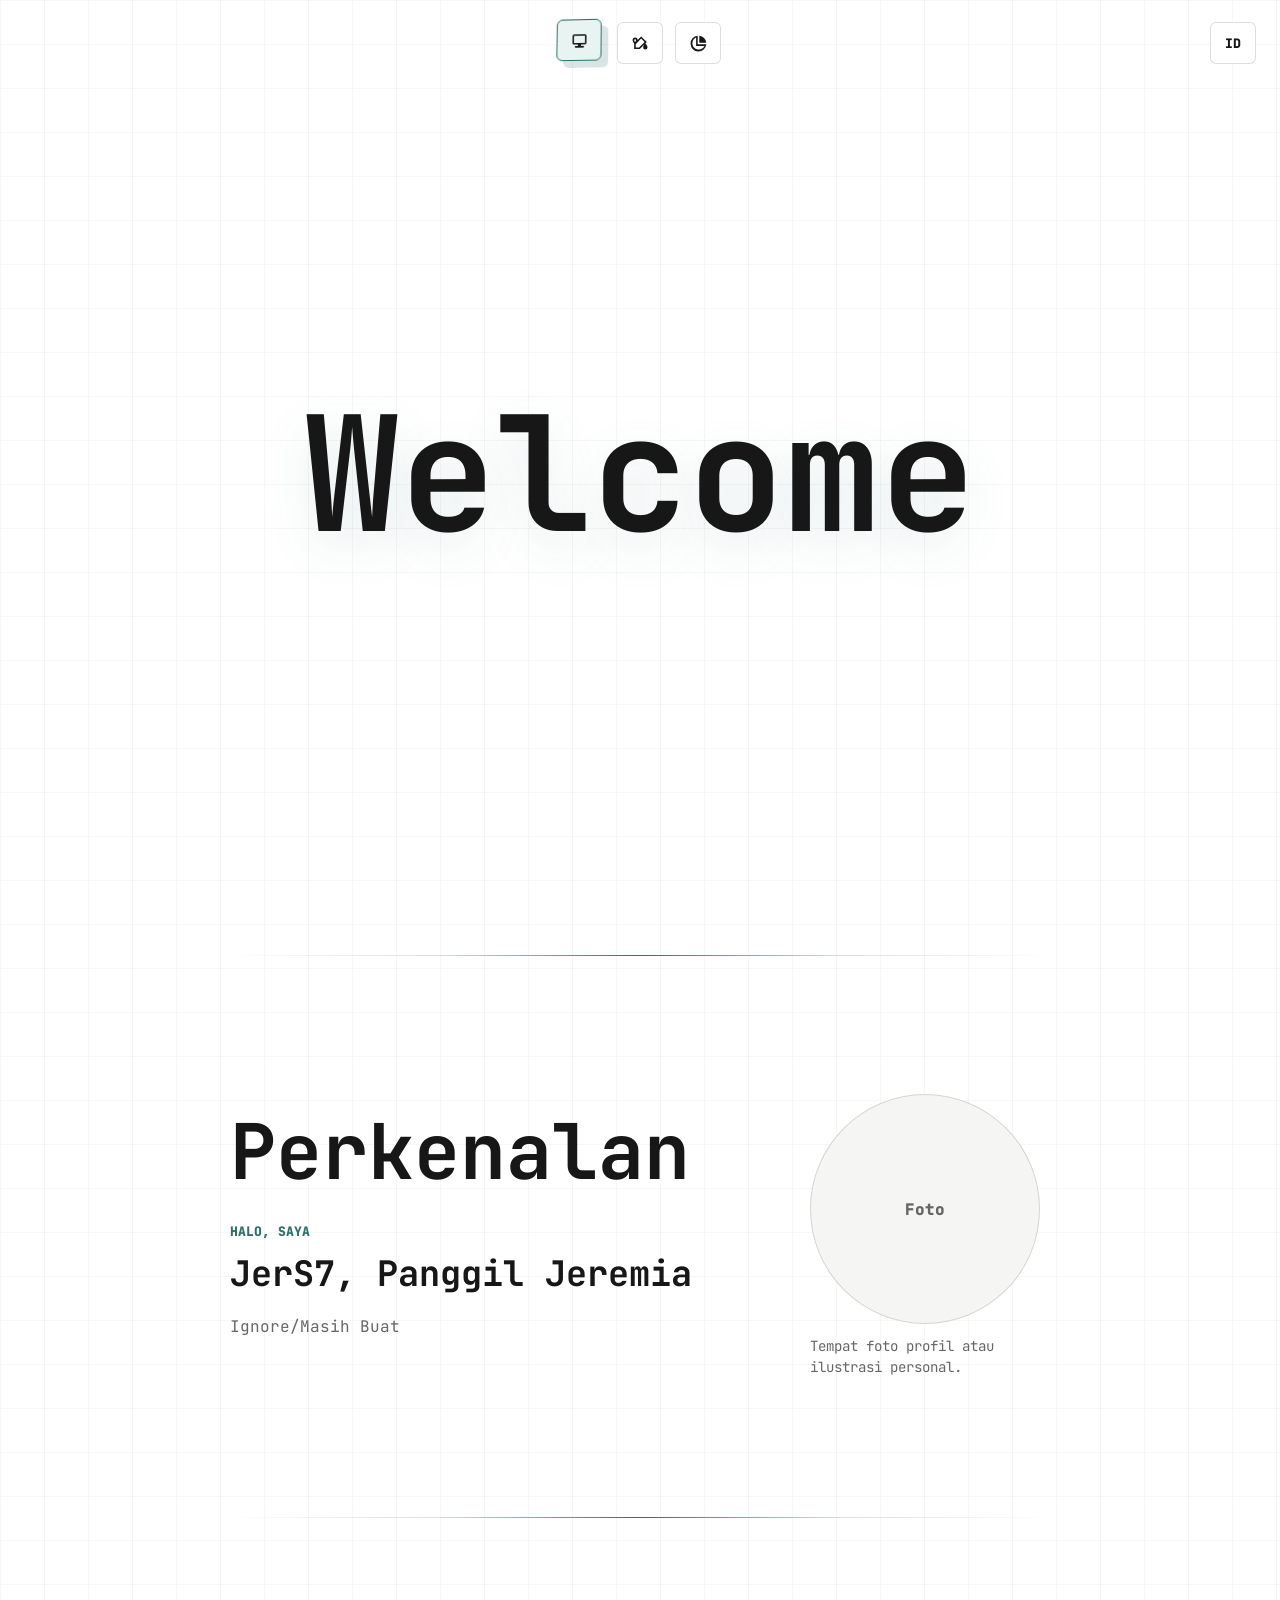
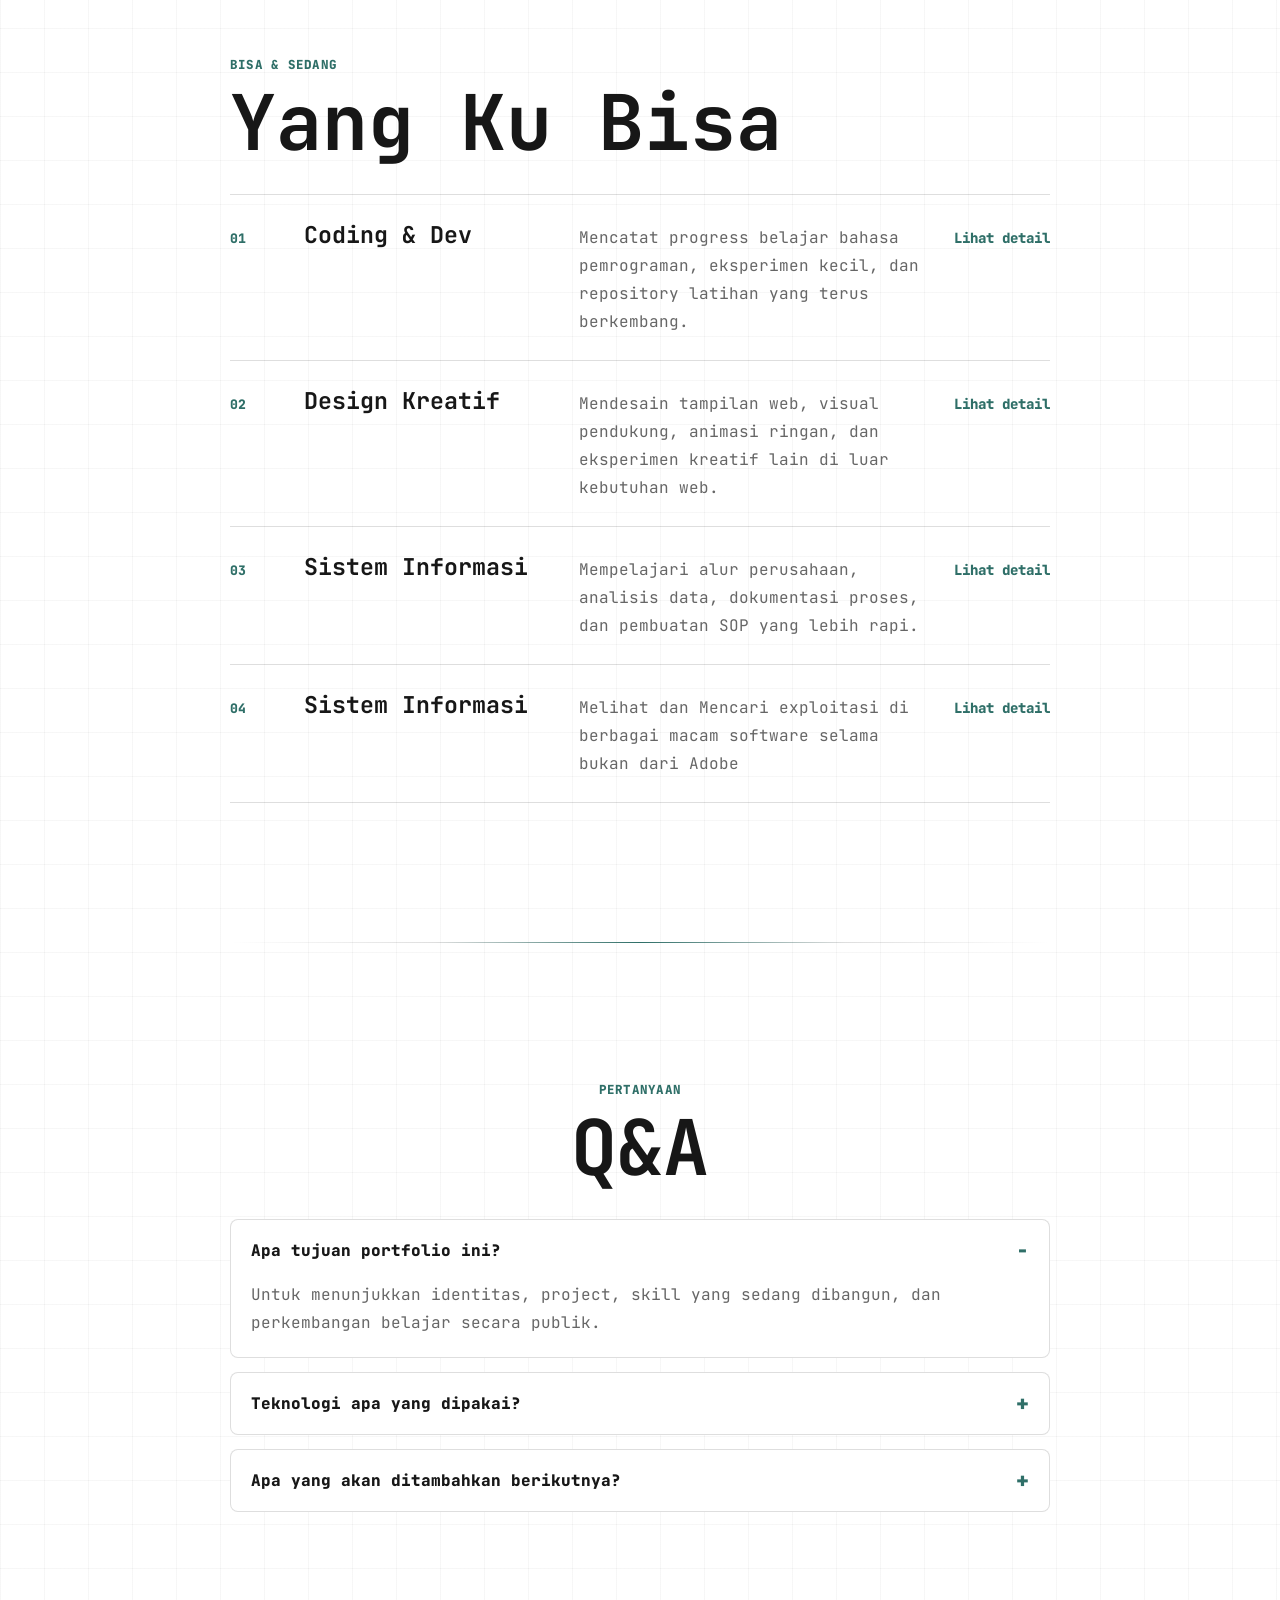
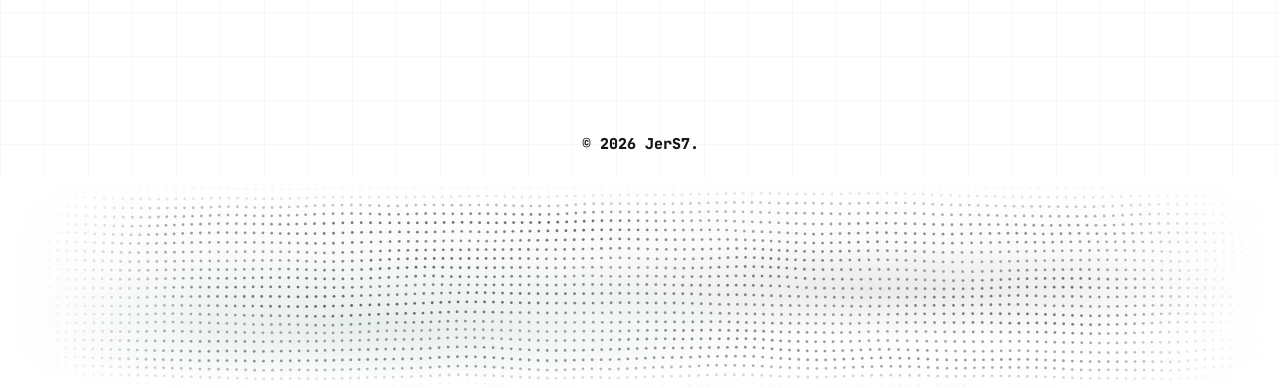
<file: index.html>
<!doctype html>
<html lang="id">
    <head>
        <meta charset="UTF-8" />
        <meta name="viewport" content="width=device-width, initial-scale=1.0" />
        <meta
            name="description"
            content="Portfolio Coding & Dev — JerS7. Progress belajar programming, eksperimen, dan repository."
        />
        <title>Coding & Dev | JerS7</title>
        <link rel="preconnect" href="https://fonts.googleapis.com" />
        <link rel="preconnect" href="https://fonts.gstatic.com" crossorigin />
        <link
href="https://fonts.googleapis.com/css2?family=JetBrains+Mono:wght@400;500;600;700;800;900&display=swap"
            rel="stylesheet"
        />
        <link rel="stylesheet" href="styles.css" />
    </head>
    <body>
        <header class="site-header">
            <nav class="page-switcher" aria-label="Pindah bagian portfolio">
                <button
                    class="is-active"
                    type="button"
                    data-view="coding"
                    aria-label="Coding & Dev"
                >
                    <svg viewBox="0 0 24 24" aria-hidden="true">
                        <path
                            d="M5 4h14a2 2 0 0 1 2 2v9a2 2 0 0 1-2 2h-5v2h3a1 1 0 1 1 0 2H7a1 1 0 1 1 0-2h3v-2H5a2 2 0 0 1-2-2V6a2 2 0 0 1 2-2zm0 2v9h14V6H5z"
                        />
                    </svg>
                </button>
                <button
                    type="button"
                    data-view="design"
                    aria-label="Graphic Design"
                >
                    <svg viewBox="0 0 24 24" aria-hidden="true">
                        <path
                            d="M5.2 4.5A3.2 3.2 0 0 1 8.4 7.7c0 2.7-3.2 5.8-3.2 5.8S2 10.4 2 7.7a3.2 3.2 0 0 1 3.2-3.2zm0 2A1.2 1.2 0 0 0 4 7.7c0 .7.5 1.7 1.2 2.8.7-1.1 1.2-2.1 1.2-2.8a1.2 1.2 0 0 0-1.2-1.2zM12.8 3l7.2 7.2-8.9 8.9H4v-7.1L12.8 3zm0 2.8L6 12.8V17h4.2l7-6.8-4.4-4.4zM18.1 19.5a2.8 2.8 0 0 1-2.8-2.8c0-1.8 2.8-4.6 2.8-4.6s2.8 2.8 2.8 4.6a2.8 2.8 0 0 1-2.8 2.8z"
                        />
                    </svg>
                </button>
                <button
                    type="button"
                    data-view="system"
                    aria-label="Sistem Informasi"
                >
                    <svg viewBox="0 0 24 24" aria-hidden="true">
                        <path
                            d="M11 2.1V13h10.9A10 10 0 1 1 11 2.1zm2 0A10 10 0 0 1 21.9 11H13V2.1zM9 4.4A8 8 0 1 0 19.6 15H9V4.4z"
                        />
                    </svg>
                </button>
            </nav>
        </header>

        <button
            class="language-toggle"
            type="button"
            aria-label="Switch language"
        >
            ID
        </button>

        <nav class="icon-dock" aria-label="Navigasi cepat">
            <a href="#welcome" aria-label="Ke bagian Welcome">
                <svg viewBox="0 0 24 24" aria-hidden="true">
                    <path
                        d="M12 3l2.2 5.2 5.6.5-4.2 3.7 1.3 5.5L12 15l-4.9 2.9 1.3-5.5-4.2-3.7 5.6-.5L12 3z"
                    />
                </svg>
            </a>
            <a href="#intro" aria-label="Ke bagian Perkenalan">
                <svg viewBox="0 0 24 24" aria-hidden="true">
                    <path
                        d="M12 12.5a4.5 4.5 0 1 0-4.5-4.5 4.5 4.5 0 0 0 4.5 4.5zm0 2c-4.1 0-7.5 2.2-7.5 5v.5h15v-.5c0-2.8-3.4-5-7.5-5z"
                    />
                </svg>
            </a>
            <a href="#what-i-do" aria-label="Ke bagian What I Do">
                <svg viewBox="0 0 24 24" aria-hidden="true">
                    <path
                        d="M4 5.5A2.5 2.5 0 0 1 6.5 3h11A2.5 2.5 0 0 1 20 5.5v13a2.5 2.5 0 0 1-2.5 2.5h-11A2.5 2.5 0 0 1 4 18.5v-13zM6 7h12V5.5a.5.5 0 0 0-.5-.5h-11a.5.5 0 0 0-.5.5V7zm0 2v9.5a.5.5 0 0 0 .5.5h11a.5.5 0 0 0 .5-.5V9H6zm2 2h3v3H8v-3zm5 0h3v1.4h-3V11zm0 2.2h3V16h-3v-2.8zM8 15h3v1H8v-1z"
                    />
                </svg>
            </a>
            <a href="#qa" aria-label="Ke bagian Q&A">
                <svg viewBox="0 0 24 24" aria-hidden="true">
                    <path
                        d="M12 3.5c-4.7 0-8.5 3.2-8.5 7.2 0 2.3 1.3 4.4 3.4 5.7l-.6 3.1 3.4-1.8c.7.1 1.5.2 2.3.2 4.7 0 8.5-3.2 8.5-7.2S16.7 3.5 12 3.5zm-.7 10.4v-.2c0-1.1.6-1.8 1.5-2.4.8-.5 1.3-.9 1.3-1.7 0-.9-.7-1.5-1.9-1.5-1 0-1.8.4-2.5 1l-.9-1.5c.9-.8 2.1-1.3 3.6-1.3 2.3 0 3.8 1.3 3.8 3.1 0 1.5-.9 2.3-1.9 2.9-.8.5-1.1.9-1.1 1.6h-1.9zm-.1 3.1v-2.1h2.2V17h-2.2z"
                    />
                </svg>
            </a>
        </nav>

        <main>
            <section id="welcome" class="welcome-section reveal">
                <h1 data-id="Welcome" data-en="Welcome">Welcome</h1>
            </section>

            <div class="section-divider" aria-hidden="true">
                <span></span>
            </div>

            <section id="intro" class="content-section intro-section reveal">
                <div class="intro-grid">
                    <div class="intro-copy">
                        <h2 data-id="Perkenalan" data-en="About Me">
                            Perkenalan
                        </h2>
                        <p
                            class="label"
                            data-id="Halo, saya"
                            data-en="Hello, I am"
                        >
                            Halo, saya
                        </p>
                        <h3
                            data-id="JerS7, Panggil Jeremia"
                            data-en="JerS7, call me Jeremia"
                        >
                            JerS7, Panggil Jeremia
                        </h3>
                        <p>Ignore/Masih Buat</p>
                    </div>

                    <figure class="photo-space" aria-label="Tempat foto profil">
                        <div class="photo-placeholder">Foto</div>
                        <figcaption>
                            Tempat foto profil atau ilustrasi personal.
                        </figcaption>
                    </figure>
                </div>
            </section>

            <div class="section-divider" aria-hidden="true">
                <span></span>
            </div>

            <section id="what-i-do" class="content-section what-section reveal">
                <div class="section-heading">
                    <p
                        class="eyebrow"
                        data-id="Bisa & Sedang"
                        data-en="Can & Do"
                    >
                        Can & Do
                    </p>
                    <h2 data-id="Yang Ku Bisa" data-en="What I Do">
                        What I Do
                    </h2>
                </div>

                <div class="what-list">
                    <article>
                        <span>01</span>
                        <h3 data-id="Coding & Dev" data-en="Coding & Dev">
                            Coding & Dev
                        </h3>
                        <p
                            data-id="Mencatat progress belajar bahasa pemrograman, eksperimen kecil, dan repository latihan yang terus berkembang."
                            data-en="Tracking programming language progress, small experiments, and practice repositories that keep growing."
                        >
                            Mencatat progress belajar bahasa pemrograman,
                            eksperimen kecil, dan repository latihan yang terus
                            berkembang.
                        </p>
                        <a
                            href="index.html"
                            data-id="Lihat detail"
                            data-en="View detail"
                            >Lihat detail</a
                        >
                    </article>
                    <article>
                        <span>02</span>
                        <h3 data-id="Design Kreatif" data-en="Creative Design">
                            Graphic Design
                        </h3>
                        <p
                            data-id="Mendesain tampilan web, visual pendukung, animasi ringan, dan eksperimen kreatif lain di luar kebutuhan web."
                            data-en="Designing web visuals, supporting graphics, light animations, and other creative experiments beyond web needs."
                        >
                            Mendesain tampilan web, visual pendukung, animasi
                            ringan, dan eksperimen kreatif lain di luar
                            kebutuhan web.
                        </p>
                        <a
                            href="graphic-design.html"
                            data-id="Lihat detail"
                            data-en="View detail"
                            >Lihat detail</a
                        >
                    </article>
                    <article>
                        <span>03</span>
                        <h3
                            data-id="Sistem Informasi"
                            data-en="Information Systems"
                        >
                            Sistem Informasi
                        </h3>
                        <p
                            data-id="Mempelajari alur perusahaan, analisis data, dokumentasi proses, dan pembuatan SOP yang lebih rapi."
                            data-en="Learning company workflows, data analysis, process documentation, and clearer SOP creation."
                        >
                            Mempelajari alur perusahaan, analisis data,
                            dokumentasi proses, dan pembuatan SOP yang lebih
                            rapi.
                        </p>
                        <a
                            href="sistem-informasi.html"
                            data-id="Lihat detail"
                            data-en="View detail"
                            >Lihat detail</a
                        >
                    </article>
                    <article>
                        <span>04</span>
                        <h3
                            data-id="Sistem Informasi"
                            data-en="Information Systems"
                        >
                            Bug Hunting
                        </h3>
                        <p
                            data-id="Melihat dan Mencari exploitasi di berbagai macam software selama bukan dari Adobe"
                            data-en="Look and Search exploits in different software as long it isn't Adobe"
                        >
                            Mempelajari alur perusahaan, analisis data,
                            dokumentasi proses, dan pembuatan SOP yang lebih
                            rapi.
                        </p>
                        <a
                            href="sistem-informasi.html"
                            data-id="Lihat detail"
                            data-en="View detail"
                            >Lihat detail</a
                        >
                    </article>
                </div>
            </section>

            <div class="section-divider" aria-hidden="true">
                <span></span>
            </div>

            <section id="qa" class="content-section qa-section reveal">
                <div class="section-heading centered">
                    <p class="eyebrow" data-id="Pertanyaan" data-en="Questions">
                        Questions
                    </p>
                    <h2 data-id="Q&A" data-en="Q&A">Q&A</h2>
                </div>

                <div class="qa-list">
                    <details open>
                        <summary
                            data-id="Apa tujuan portfolio ini?"
                            data-en="What is the purpose of this portfolio?"
                        >
                            Apa tujuan portfolio ini?
                        </summary>
                        <p
                            data-id="Untuk menunjukkan identitas, project, skill yang sedang dibangun, dan perkembangan belajar secara publik."
                            data-en="To show identity, projects, skills in progress, and learning growth publicly."
                        >
                            Untuk menunjukkan identitas, project, skill yang
                            sedang dibangun, dan perkembangan belajar secara
                            publik.
                        </p>
                    </details>

                    <details>
                        <summary
                            data-id="Teknologi apa yang dipakai?"
                            data-en="What technology is used?"
                        >
                            Teknologi apa yang dipakai?
                        </summary>
                        <p
                            data-id="Untuk awal, website ini memakai HTML, CSS, dan JavaScript agar mudah dipahami, ringan, dan cocok untuk GitHub Pages."
                            data-en="For now, this website uses HTML, CSS, and JavaScript so it stays easy to understand, lightweight, and suitable for GitHub Pages."
                        >
                            Untuk awal, website ini memakai HTML, CSS, dan
                            JavaScript agar mudah dipahami, ringan, dan cocok
                            untuk GitHub Pages.
                        </p>
                    </details>

                    <details>
                        <summary
                            data-id="Apa yang akan ditambahkan berikutnya?"
                            data-en="What will be added next?"
                        >
                            Apa yang akan ditambahkan berikutnya?
                        </summary>
                        <p
                            data-id="Bagian project, link GitHub, kontak, foto/avatar, dan animasi mikro yang tetap halus di perangkat mobile."
                            data-en="Project sections, GitHub links, contact info, photo/avatar, and subtle micro-animations that still feel smooth on mobile."
                        >
                            Bagian project, link GitHub, kontak, foto/avatar,
                            dan animasi mikro yang tetap halus di perangkat
                            mobile.
                        </p>
                    </details>
                </div>
            </section>
        </main>

        <footer class="site-footer">
            <p class="copyright">&copy; 2026 JerS7.</p>
            <div class="footer-wave" aria-hidden="true"></div>
        </footer>

        <script src="script.js"></script>
        <script src="wave-dots.js"></script>
    </body>
</html>
</file>
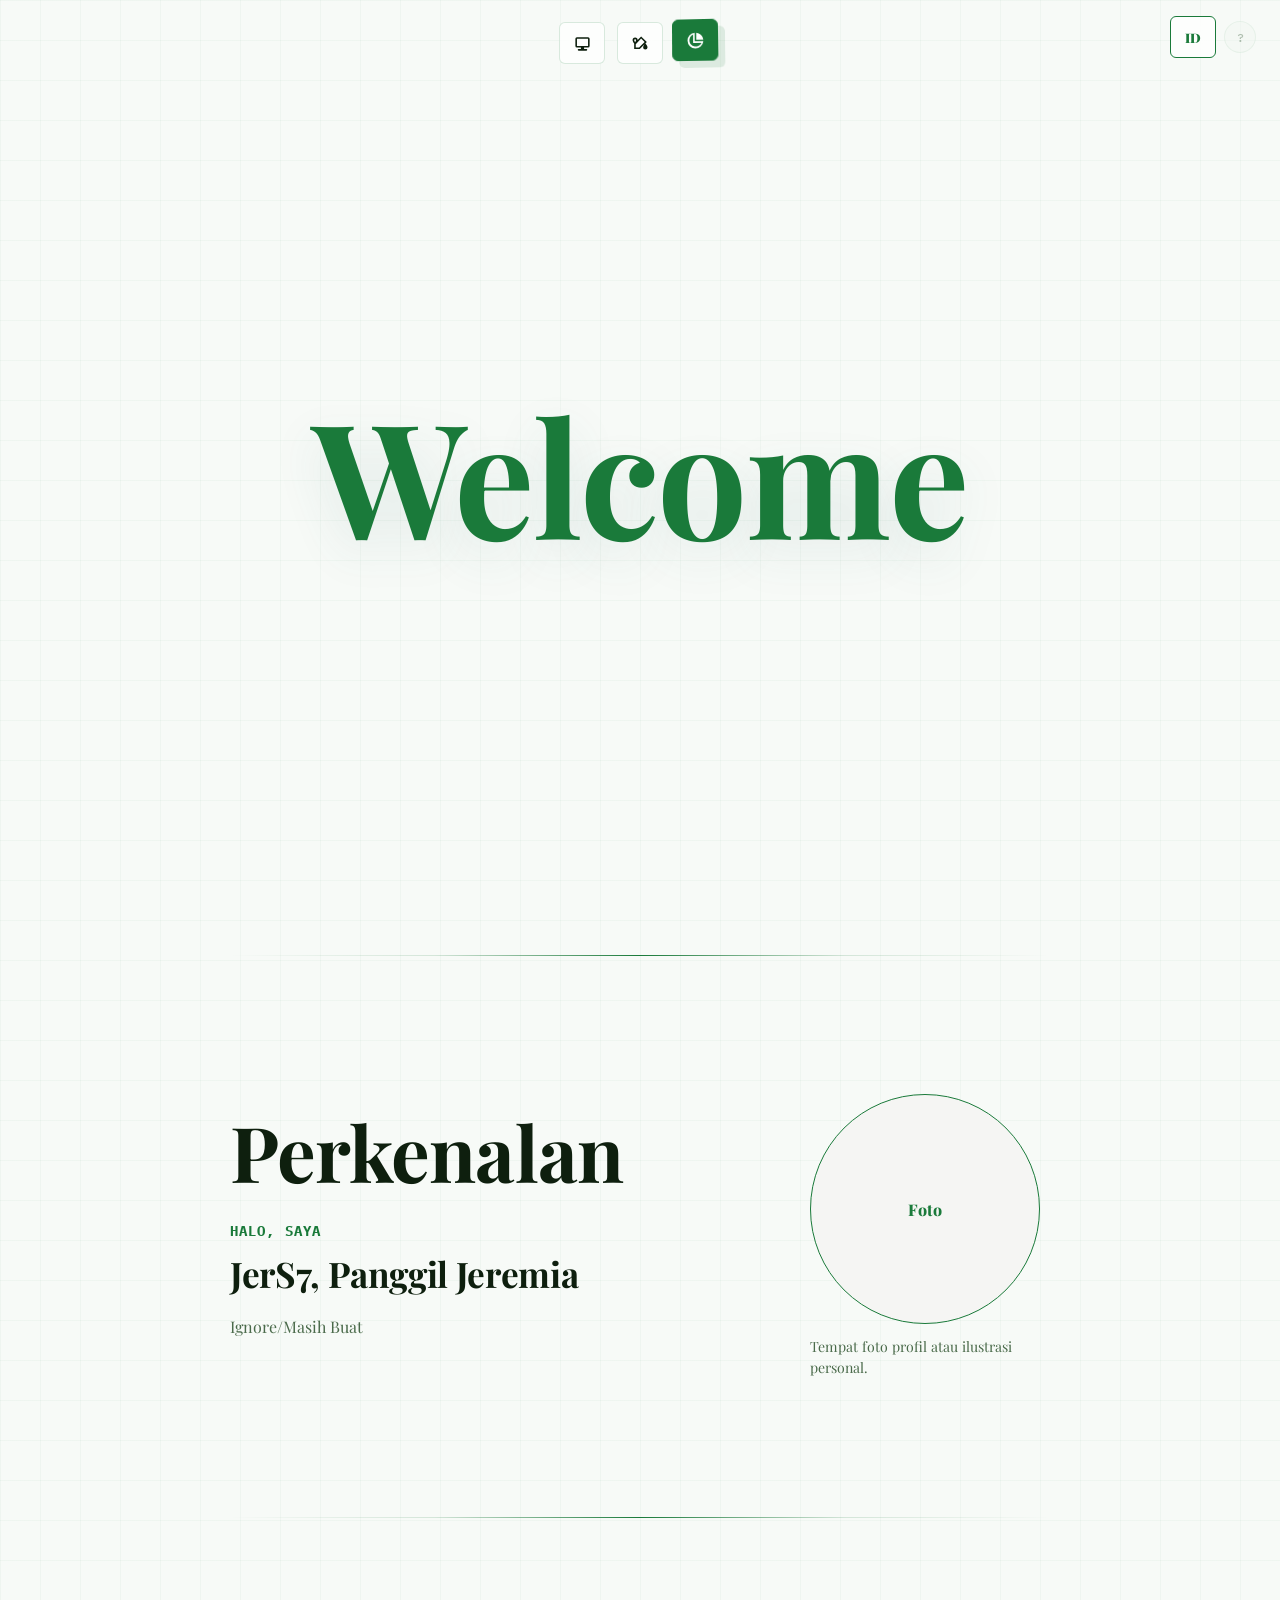
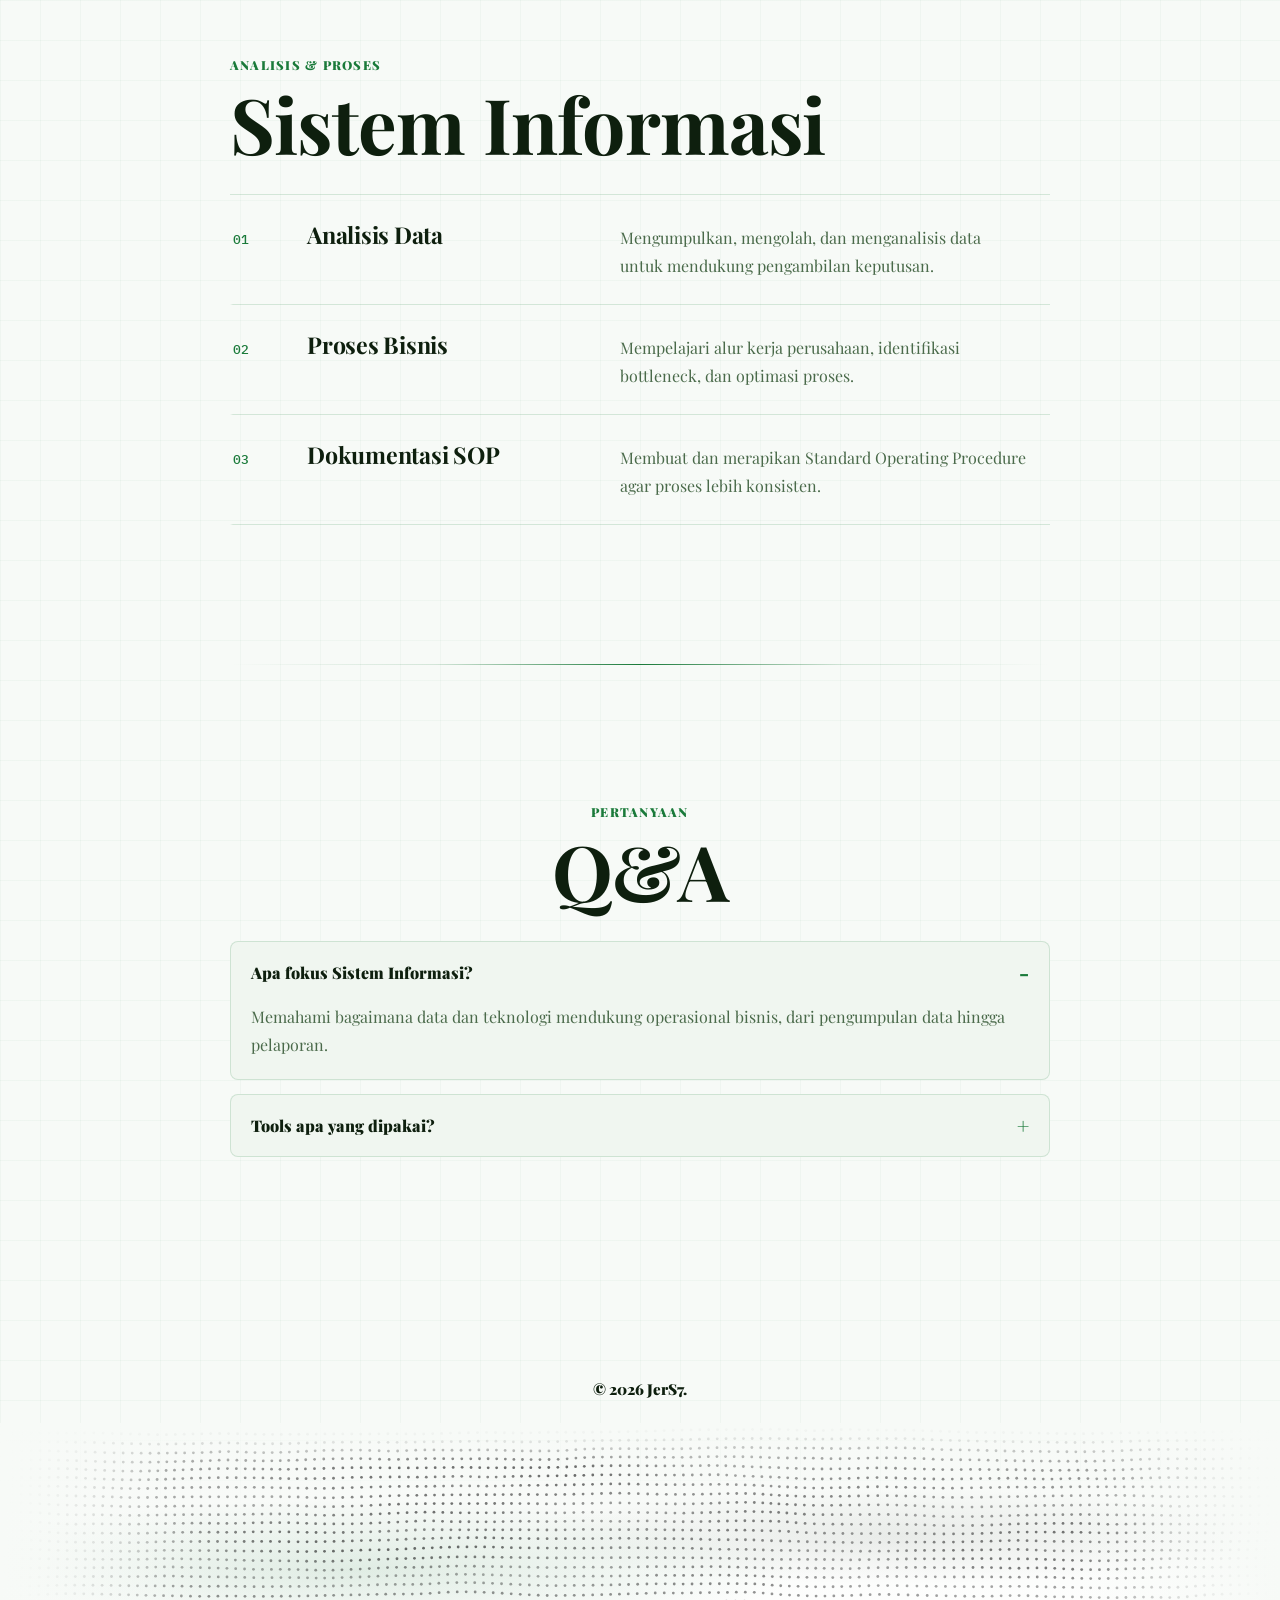
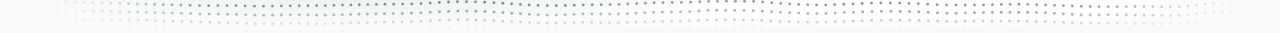
<file: coding.html>
<!doctype html>
<html lang="id">
  <head>
    <meta charset="UTF-8" />
    <meta name="viewport" content="width=device-width, initial-scale=1.0" />
    <meta
      name="description"
      content="Portfolio Sistem Informasi — JerS7. Analisis data, proses bisnis, dan dokumentasi SOP."
    />
    <title>Sistem Informasi | JerS7</title>
    <link rel="preconnect" href="https://fonts.googleapis.com" />
    <link rel="preconnect" href="https://fonts.gstatic.com" crossorigin />
    <link
      href="https://fonts.googleapis.com/css2?family=Playfair+Display:wght@400;500;600;700;800;900&family=IBM+Plex+Mono:wght@400;500&display=swap"
      rel="stylesheet"
    />
    <link rel="stylesheet" href="styles-system.css" />
  </head>
  <body class="theme-system">
    <header class="site-header">
      <nav class="page-switcher" aria-label="Pindah bagian portfolio">
        <button type="button" data-view="coding" aria-label="Coding & Dev">
          <svg viewBox="0 0 24 24" aria-hidden="true">
            <path d="M5 4h14a2 2 0 0 1 2 2v9a2 2 0 0 1-2 2h-5v2h3a1 1 0 1 1 0 2H7a1 1 0 1 1 0-2h3v-2H5a2 2 0 0 1-2-2V6a2 2 0 0 1 2-2zm0 2v9h14V6H5z" />
          </svg>
        </button>
        <button type="button" data-view="design" aria-label="Graphic Design">
          <svg viewBox="0 0 24 24" aria-hidden="true">
            <path d="M5.2 4.5A3.2 3.2 0 0 1 8.4 7.7c0 2.7-3.2 5.8-3.2 5.8S2 10.4 2 7.7a3.2 3.2 0 0 1 3.2-3.2zm0 2A1.2 1.2 0 0 0 4 7.7c0 .7.5 1.7 1.2 2.8.7-1.1 1.2-2.1 1.2-2.8a1.2 1.2 0 0 0-1.2-1.2zM12.8 3l7.2 7.2-8.9 8.9H4v-7.1L12.8 3zm0 2.8L6 12.8V17h4.2l7-6.8-4.4-4.4zM18.1 19.5a2.8 2.8 0 0 1-2.8-2.8c0-1.8 2.8-4.6 2.8-4.6s2.8 2.8 2.8 4.6a2.8 2.8 0 0 1-2.8 2.8z" />
          </svg>
        </button>
        <button class="is-active" type="button" data-view="system" aria-label="Sistem Informasi">
          <svg viewBox="0 0 24 24" aria-hidden="true">
            <path d="M11 2.1V13h10.9A10 10 0 1 1 11 2.1zm2 0A10 10 0 0 1 21.9 11H13V2.1zM9 4.4A8 8 0 1 0 19.6 15H9V4.4z" />
          </svg>
        </button>
      </nav>
    </header>

    <div class="top-controls">
      <button class="language-toggle" type="button" aria-label="Switch language">
        ID
      </button>
      <button class="easter-egg-btn" type="button" aria-label="Easter egg" title="?">
        ?
      </button>
    </div>

    <!-- Easter Egg Overlay -->
    <div class="easter-overlay" aria-hidden="true">
      <canvas class="easter-canvas"></canvas>
    </div>

    <nav class="icon-dock" aria-label="Navigasi cepat">
      <a href="#welcome" aria-label="Ke bagian Welcome">
        <svg viewBox="0 0 24 24" aria-hidden="true">
          <path d="M12 3l2.2 5.2 5.6.5-4.2 3.7 1.3 5.5L12 15l-4.9 2.9 1.3-5.5-4.2-3.7 5.6-.5L12 3z" />
        </svg>
      </a>
      <a href="#intro" aria-label="Ke bagian Perkenalan">
        <svg viewBox="0 0 24 24" aria-hidden="true">
          <path d="M12 12.5a4.5 4.5 0 1 0-4.5-4.5 4.5 4.5 0 0 0 4.5 4.5zm0 2c-4.1 0-7.5 2.2-7.5 5v.5h15v-.5c0-2.8-3.4-5-7.5-5z" />
        </svg>
      </a>
      <a href="#what-i-do" aria-label="Ke bagian What I Do">
        <svg viewBox="0 0 24 24" aria-hidden="true">
          <path d="M4 5.5A2.5 2.5 0 0 1 6.5 3h11A2.5 2.5 0 0 1 20 5.5v13a2.5 2.5 0 0 1-2.5 2.5h-11A2.5 2.5 0 0 1 4 18.5v-13zM6 7h12V5.5a.5.5 0 0 0-.5-.5h-11a.5.5 0 0 0-.5.5V7zm0 2v9.5a.5.5 0 0 0 .5.5h11a.5.5 0 0 0 .5-.5V9H6zm2 2h3v3H8v-3zm5 0h3v1.4h-3V11zm0 2.2h3V16h-3v-2.8zM8 15h3v1H8v-1z" />
        </svg>
      </a>
      <a href="#qa" aria-label="Ke bagian Q&A">
        <svg viewBox="0 0 24 24" aria-hidden="true">
          <path d="M12 3.5c-4.7 0-8.5 3.2-8.5 7.2 0 2.3 1.3 4.4 3.4 5.7l-.6 3.1 3.4-1.8c.7.1 1.5.2 2.3.2 4.7 0 8.5-3.2 8.5-7.2S16.7 3.5 12 3.5zm-.7 10.4v-.2c0-1.1.6-1.8 1.5-2.4.8-.5 1.3-.9 1.3-1.7 0-.9-.7-1.5-1.9-1.5-1 0-1.8.4-2.5 1l-.9-1.5c.9-.8 2.1-1.3 3.6-1.3 2.3 0 3.8 1.3 3.8 3.1 0 1.5-.9 2.3-1.9 2.9-.8.5-1.1.9-1.1 1.6h-1.9zm-.1 3.1v-2.1h2.2V17h-2.2z" />
        </svg>
      </a>
    </nav>

    <main>
      <section id="welcome" class="welcome-section reveal">
        <h1 data-id="Welcome" data-en="Welcome">Welcome</h1>
      </section>

      <div class="section-divider" aria-hidden="true">
        <span></span>
      </div>

      <section id="intro" class="content-section intro-section reveal">
        <div class="intro-grid">
          <div class="intro-copy">
            <h2 data-id="Perkenalan" data-en="About Me">Perkenalan</h2>
            <p class="label" data-id="Halo, saya" data-en="Hello, I am">Halo, saya</p>
            <h3 data-id="JerS7, Panggil Jeremia" data-en="JerS7, call me Jeremia">JerS7, Panggil Jeremia</h3>
            <p>
              Ignore/Masih Buat
            </p>
          </div>

          <figure class="photo-space" aria-label="Tempat foto profil">
            <div class="photo-placeholder">Foto</div>
            <figcaption>Tempat foto profil atau ilustrasi personal.</figcaption>
          </figure>
        </div>
      </section>

      <div class="section-divider" aria-hidden="true">
        <span></span>
      </div>

      <section id="what-i-do" class="content-section what-section reveal">
        <div class="section-heading">
          <p class="eyebrow" data-id="Analisis & Proses" data-en="Analysis & Process">Analysis & Process</p>
          <h2 data-id="Sistem Informasi" data-en="Information Systems">Sistem Informasi</h2>
        </div>

        <div class="what-list">
          <article>
            <span>01</span>
            <h3 data-id="Analisis Data" data-en="Data Analysis">Analisis Data</h3>
            <p
              data-id="Mengumpulkan, mengolah, dan menganalisis data untuk mendukung pengambilan keputusan."
              data-en="Collecting, processing, and analyzing data to support decision making."
            >
              Mengumpulkan, mengolah, dan menganalisis data untuk mendukung pengambilan keputusan.
            </p>
          </article>
          <article>
            <span>02</span>
            <h3 data-id="Proses Bisnis" data-en="Business Process">Proses Bisnis</h3>
            <p
              data-id="Mempelajari alur kerja perusahaan, identifikasi bottleneck, dan optimasi proses."
              data-en="Learning company workflows, identifying bottlenecks, and optimizing processes."
            >
              Mempelajari alur kerja perusahaan, identifikasi bottleneck, dan optimasi proses.
            </p>
          </article>
          <article>
            <span>03</span>
            <h3 data-id="Dokumentasi SOP" data-en="SOP Documentation">Dokumentasi SOP</h3>
            <p
              data-id="Membuat dan merapikan Standard Operating Procedure agar proses lebih konsisten."
              data-en="Creating and organizing Standard Operating Procedures for consistent processes."
            >
              Membuat dan merapikan Standard Operating Procedure agar proses lebih konsisten.
            </p>
          </article>
        </div>
      </section>

      <div class="section-divider" aria-hidden="true">
        <span></span>
      </div>

      <section id="qa" class="content-section qa-section reveal">
        <div class="section-heading centered">
          <p class="eyebrow" data-id="Pertanyaan" data-en="Questions">Questions</p>
          <h2 data-id="Q&A" data-en="Q&A">Q&A</h2>
        </div>

        <div class="qa-list">
          <details open>
            <summary data-id="Apa fokus Sistem Informasi?" data-en="What is the focus of Information Systems?">Apa fokus Sistem Informasi?</summary>
            <p
              data-id="Memahami bagaimana data dan teknologi mendukung operasional bisnis, dari pengumpulan data hingga pelaporan."
              data-en="Understanding how data and technology support business operations, from data collection to reporting."
            >
              Memahami bagaimana data dan teknologi mendukung operasional bisnis, dari pengumpulan data hingga pelaporan.
            </p>
          </details>

          <details>
            <summary data-id="Tools apa yang dipakai?" data-en="What tools do you use?">Tools apa yang dipakai?</summary>
            <p
              data-id="Excel/Google Sheets untuk analisis, SQL untuk database, dan diagram tools untuk dokumentasi proses."
              data-en="Excel/Google Sheets for analysis, SQL for databases, and diagram tools for process documentation."
            >
              Excel/Google Sheets untuk analisis, SQL untuk database, dan diagram tools untuk dokumentasi proses.
            </p>
          </details>
        </div>
      </section>
    </main>

    <footer class="site-footer">
      <p class="copyright">
        &copy; 2026 JerS7. 
      </p>
      <div class="footer-wave" aria-hidden="true"></div>
    </footer>

    <script src="script.js"></script>
    <script src="wave-dots.js"></script>
    <script src="easter-egg.js"></script>
  </body>
</html>
</file>
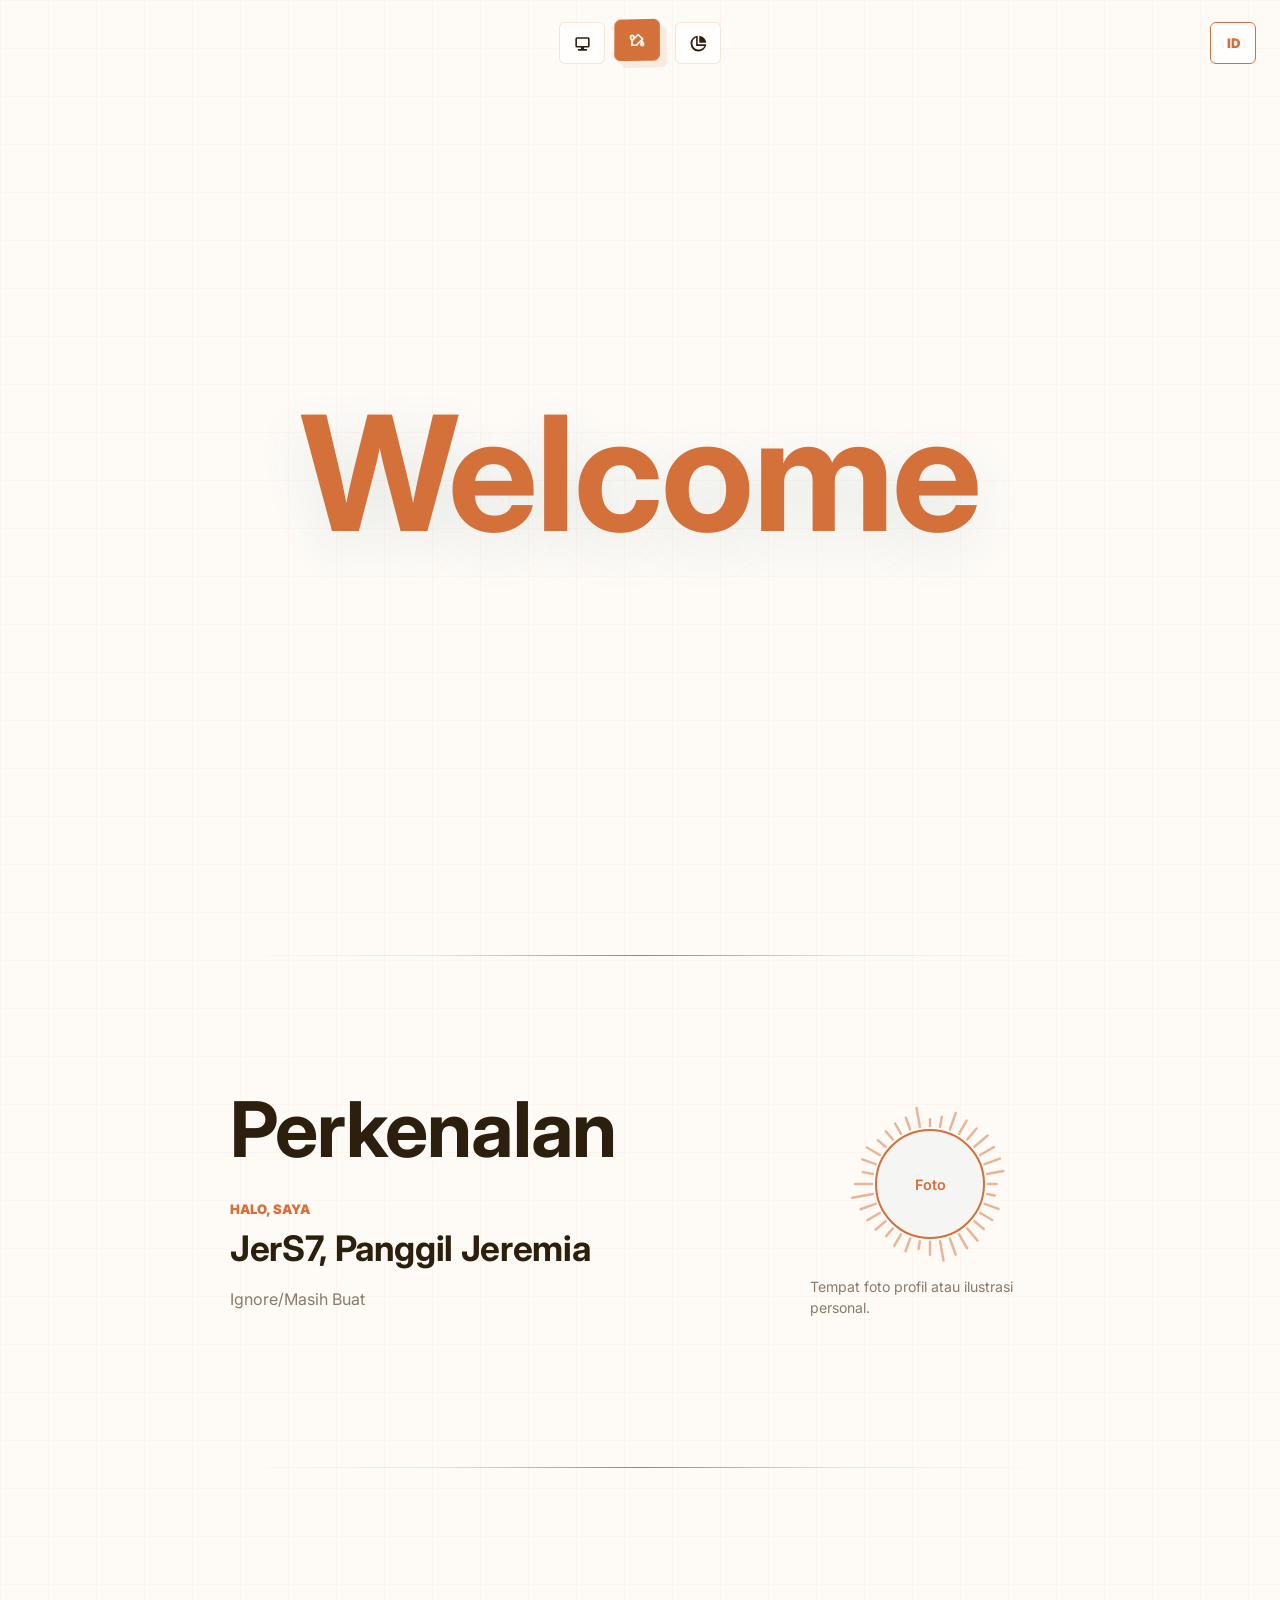
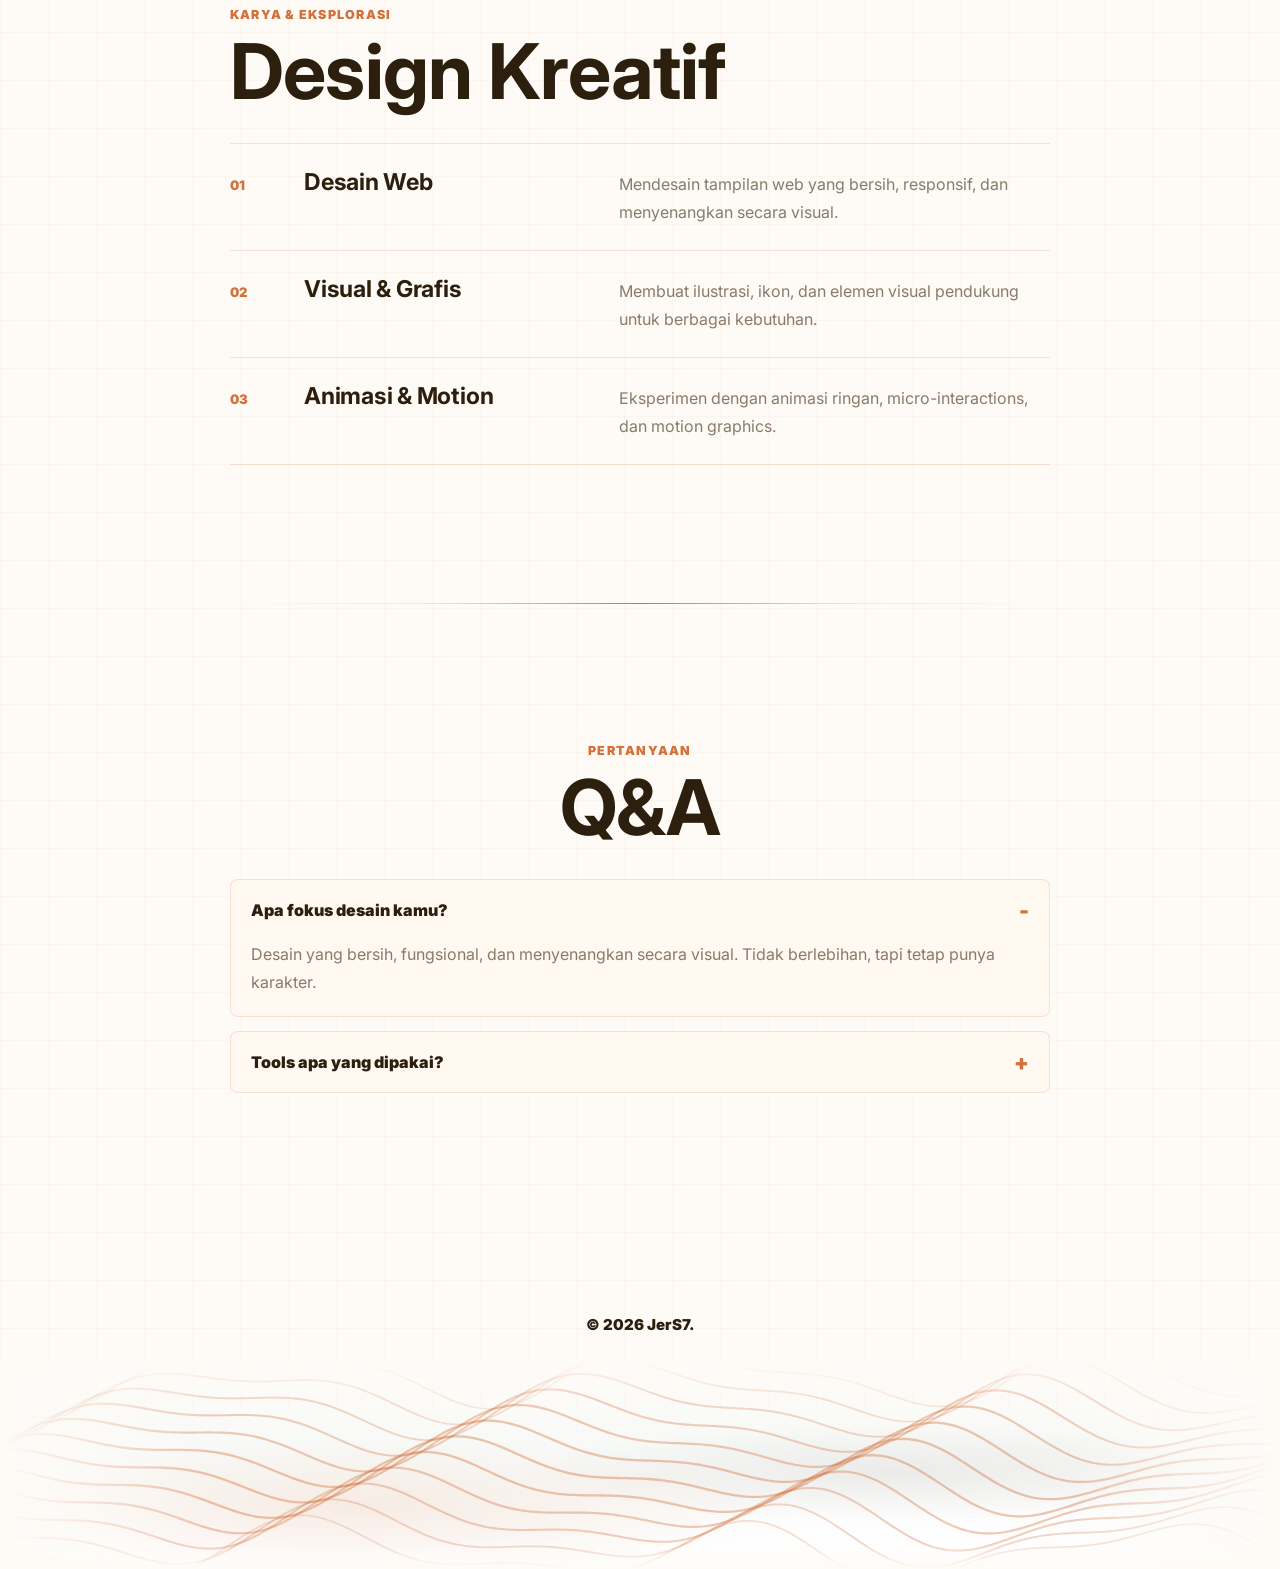
<file: graphic-design.html>
<!doctype html>
<html lang="id">
  <head>
    <meta charset="UTF-8" />
    <meta name="viewport" content="width=device-width, initial-scale=1.0" />
    <meta
      name="description"
      content="Portfolio Graphic Design — JerS7. Desain web, visual, animasi, dan eksperimen kreatif."
    />
    <title>Graphic Design | JerS7</title>
    <link rel="preconnect" href="https://fonts.googleapis.com" />
    <link rel="preconnect" href="https://fonts.gstatic.com" crossorigin />
    <link
      href="https://fonts.googleapis.com/css2?family=Inter:wght@400;500;600;700;800;900&display=swap"
      rel="stylesheet"
    />
    <link rel="stylesheet" href="styles-design.css" />
  </head>
  <body class="theme-design">
    <header class="site-header">
      <nav class="page-switcher" aria-label="Pindah bagian portfolio">
        <button type="button" data-view="coding" aria-label="Coding & Dev">
          <svg viewBox="0 0 24 24" aria-hidden="true">
            <path d="M5 4h14a2 2 0 0 1 2 2v9a2 2 0 0 1-2 2h-5v2h3a1 1 0 1 1 0 2H7a1 1 0 1 1 0-2h3v-2H5a2 2 0 0 1-2-2V6a2 2 0 0 1 2-2zm0 2v9h14V6H5z" />
          </svg>
        </button>
        <button class="is-active" type="button" data-view="design" aria-label="Graphic Design">
          <svg viewBox="0 0 24 24" aria-hidden="true">
            <path d="M5.2 4.5A3.2 3.2 0 0 1 8.4 7.7c0 2.7-3.2 5.8-3.2 5.8S2 10.4 2 7.7a3.2 3.2 0 0 1 3.2-3.2zm0 2A1.2 1.2 0 0 0 4 7.7c0 .7.5 1.7 1.2 2.8.7-1.1 1.2-2.1 1.2-2.8a1.2 1.2 0 0 0-1.2-1.2zM12.8 3l7.2 7.2-8.9 8.9H4v-7.1L12.8 3zm0 2.8L6 12.8V17h4.2l7-6.8-4.4-4.4zM18.1 19.5a2.8 2.8 0 0 1-2.8-2.8c0-1.8 2.8-4.6 2.8-4.6s2.8 2.8 2.8 4.6a2.8 2.8 0 0 1-2.8 2.8z" />
          </svg>
        </button>
        <button type="button" data-view="system" aria-label="Sistem Informasi">
          <svg viewBox="0 0 24 24" aria-hidden="true">
            <path d="M11 2.1V13h10.9A10 10 0 1 1 11 2.1zm2 0A10 10 0 0 1 21.9 11H13V2.1zM9 4.4A8 8 0 1 0 19.6 15H9V4.4z" />
          </svg>
        </button>
      </nav>
    </header>

    <button class="language-toggle" type="button" aria-label="Switch language">
      ID
    </button>

    <nav class="icon-dock" aria-label="Navigasi cepat">
      <a href="#welcome" aria-label="Ke bagian Welcome">
        <svg viewBox="0 0 24 24" aria-hidden="true">
          <path d="M12 3l2.2 5.2 5.6.5-4.2 3.7 1.3 5.5L12 15l-4.9 2.9 1.3-5.5-4.2-3.7 5.6-.5L12 3z" />
        </svg>
      </a>
      <a href="#intro" aria-label="Ke bagian Perkenalan">
        <svg viewBox="0 0 24 24" aria-hidden="true">
          <path d="M12 12.5a4.5 4.5 0 1 0-4.5-4.5 4.5 4.5 0 0 0 4.5 4.5zm0 2c-4.1 0-7.5 2.2-7.5 5v.5h15v-.5c0-2.8-3.4-5-7.5-5z" />
        </svg>
      </a>
      <a href="#what-i-do" aria-label="Ke bagian What I Do">
        <svg viewBox="0 0 24 24" aria-hidden="true">
          <path d="M4 5.5A2.5 2.5 0 0 1 6.5 3h11A2.5 2.5 0 0 1 20 5.5v13a2.5 2.5 0 0 1-2.5 2.5h-11A2.5 2.5 0 0 1 4 18.5v-13zM6 7h12V5.5a.5.5 0 0 0-.5-.5h-11a.5.5 0 0 0-.5.5V7zm0 2v9.5a.5.5 0 0 0 .5.5h11a.5.5 0 0 0 .5-.5V9H6zm2 2h3v3H8v-3zm5 0h3v1.4h-3V11zm0 2.2h3V16h-3v-2.8zM8 15h3v1H8v-1z" />
        </svg>
      </a>
      <a href="#qa" aria-label="Ke bagian Q&A">
        <svg viewBox="0 0 24 24" aria-hidden="true">
          <path d="M12 3.5c-4.7 0-8.5 3.2-8.5 7.2 0 2.3 1.3 4.4 3.4 5.7l-.6 3.1 3.4-1.8c.7.1 1.5.2 2.3.2 4.7 0 8.5-3.2 8.5-7.2S16.7 3.5 12 3.5zm-.7 10.4v-.2c0-1.1.6-1.8 1.5-2.4.8-.5 1.3-.9 1.3-1.7 0-.9-.7-1.5-1.9-1.5-1 0-1.8.4-2.5 1l-.9-1.5c.9-.8 2.1-1.3 3.6-1.3 2.3 0 3.8 1.3 3.8 3.1 0 1.5-.9 2.3-1.9 2.9-.8.5-1.1.9-1.1 1.6h-1.9zm-.1 3.1v-2.1h2.2V17h-2.2z" />
        </svg>
      </a>
    </nav>

    <main>
      <section id="welcome" class="welcome-section reveal">
        <h1 data-id="Welcome" data-en="Welcome">Welcome</h1>
      </section>

      <div class="section-divider" aria-hidden="true">
        <span></span>
      </div>

      <section id="intro" class="content-section intro-section reveal">
        <div class="intro-grid">
          <div class="intro-copy">
            <h2 data-id="Perkenalan" data-en="About Me">Perkenalan</h2>
            <p class="label" data-id="Halo, saya" data-en="Hello, I am">Halo, saya</p>
            <h3 data-id="JerS7, Panggil Jeremia" data-en="JerS7, call me Jeremia">JerS7, Panggil Jeremia</h3>
            <p>
              Ignore/Masih Buat
            </p>
          </div>

          <figure class="photo-space" aria-label="Tempat foto profil">
            <div class="photo-container">
              <canvas class="photo-visualizer" aria-hidden="true"></canvas>
              <div class="photo-placeholder">Foto</div>
            </div>
            <figcaption>Tempat foto profil atau ilustrasi personal.</figcaption>
          </figure>
        </div>
      </section>

      <div class="section-divider" aria-hidden="true">
        <span></span>
      </div>

      <section id="what-i-do" class="content-section what-section reveal">
        <div class="section-heading">
          <p class="eyebrow" data-id="Karya & Eksplorasi" data-en="Work & Exploration">Work & Exploration</p>
          <h2 data-id="Design Kreatif" data-en="Creative Design">Creative Design</h2>
        </div>

        <div class="what-list">
          <article>
            <span>01</span>
            <h3 data-id="Desain Web" data-en="Web Design">Web Design</h3>
            <p
              data-id="Mendesain tampilan web yang bersih, responsif, dan menyenangkan secara visual."
              data-en="Designing clean, responsive, and visually pleasing web interfaces."
            >
              Mendesain tampilan web yang bersih, responsif, dan menyenangkan secara visual.
            </p>
          </article>
          <article>
            <span>02</span>
            <h3 data-id="Visual & Grafis" data-en="Visual & Graphics">Visual & Grafis</h3>
            <p
              data-id="Membuat ilustrasi, ikon, dan elemen visual pendukung untuk berbagai kebutuhan."
              data-en="Creating illustrations, icons, and supporting visual elements for various needs."
            >
              Membuat ilustrasi, ikon, dan elemen visual pendukung untuk berbagai kebutuhan.
            </p>
          </article>
          <article>
            <span>03</span>
            <h3 data-id="Animasi & Motion" data-en="Animation & Motion">Animasi & Motion</h3>
            <p
              data-id="Eksperimen dengan animasi ringan, micro-interactions, dan motion graphics."
              data-en="Experimenting with lightweight animations, micro-interactions, and motion graphics."
            >
              Eksperimen dengan animasi ringan, micro-interactions, dan motion graphics.
            </p>
          </article>
        </div>
      </section>

      <div class="section-divider" aria-hidden="true">
        <span></span>
      </div>

      <section id="qa" class="content-section qa-section reveal">
        <div class="section-heading centered">
          <p class="eyebrow" data-id="Pertanyaan" data-en="Questions">Questions</p>
          <h2 data-id="Q&A" data-en="Q&A">Q&A</h2>
        </div>

        <div class="qa-list">
          <details open>
            <summary data-id="Apa fokus desain kamu?" data-en="What is your design focus?">Apa fokus desain kamu?</summary>
            <p
              data-id="Desain yang bersih, fungsional, dan menyenangkan secara visual. Tidak berlebihan, tapi tetap punya karakter."
              data-en="Clean, functional, and visually pleasing design. Not excessive, but still has character."
            >
              Desain yang bersih, fungsional, dan menyenangkan secara visual. Tidak berlebihan, tapi tetap punya karakter.
            </p>
          </details>

          <details>
            <summary data-id="Tools apa yang dipakai?" data-en="What tools do you use?">Tools apa yang dipakai?</summary>
            <p
              data-id="Figma untuk UI/UX, Photoshop untuk manipulasi gambar, dan CSS untuk implementasi web."
              data-en="Figma for UI/UX, Photoshop for image manipulation, and CSS for web implementation."
            >
              Figma untuk UI/UX, Photoshop untuk manipulasi gambar, dan CSS untuk implementasi web.
            </p>
          </details>
        </div>
      </section>
    </main>

    <footer class="site-footer">
      <p class="copyright">
        &copy; 2026 JerS7. 
      </p>
      <div class="footer-wave" aria-hidden="true"></div>
    </footer>

    <script src="script.js"></script>
    <script src="wave-lines.js"></script>
    <script src="photo-visualizer.js"></script>
  </body>
</html>
</file>
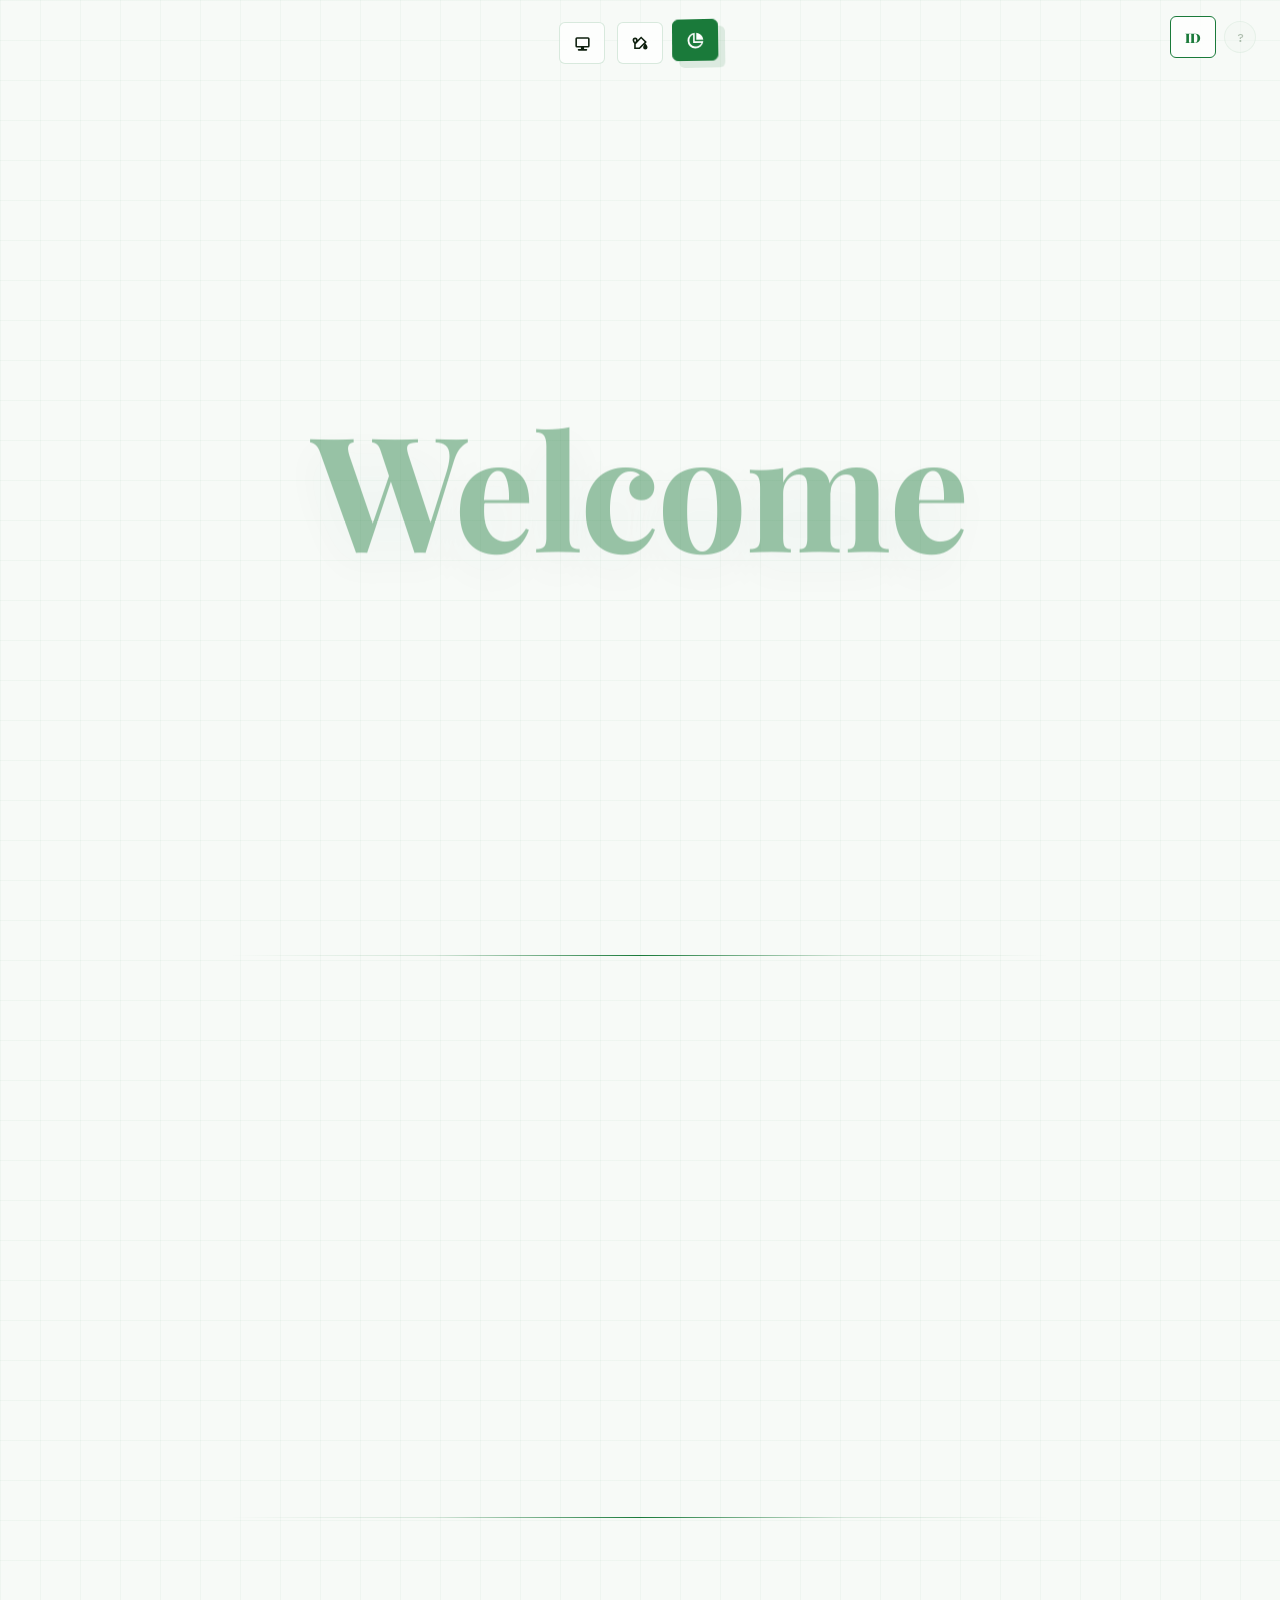
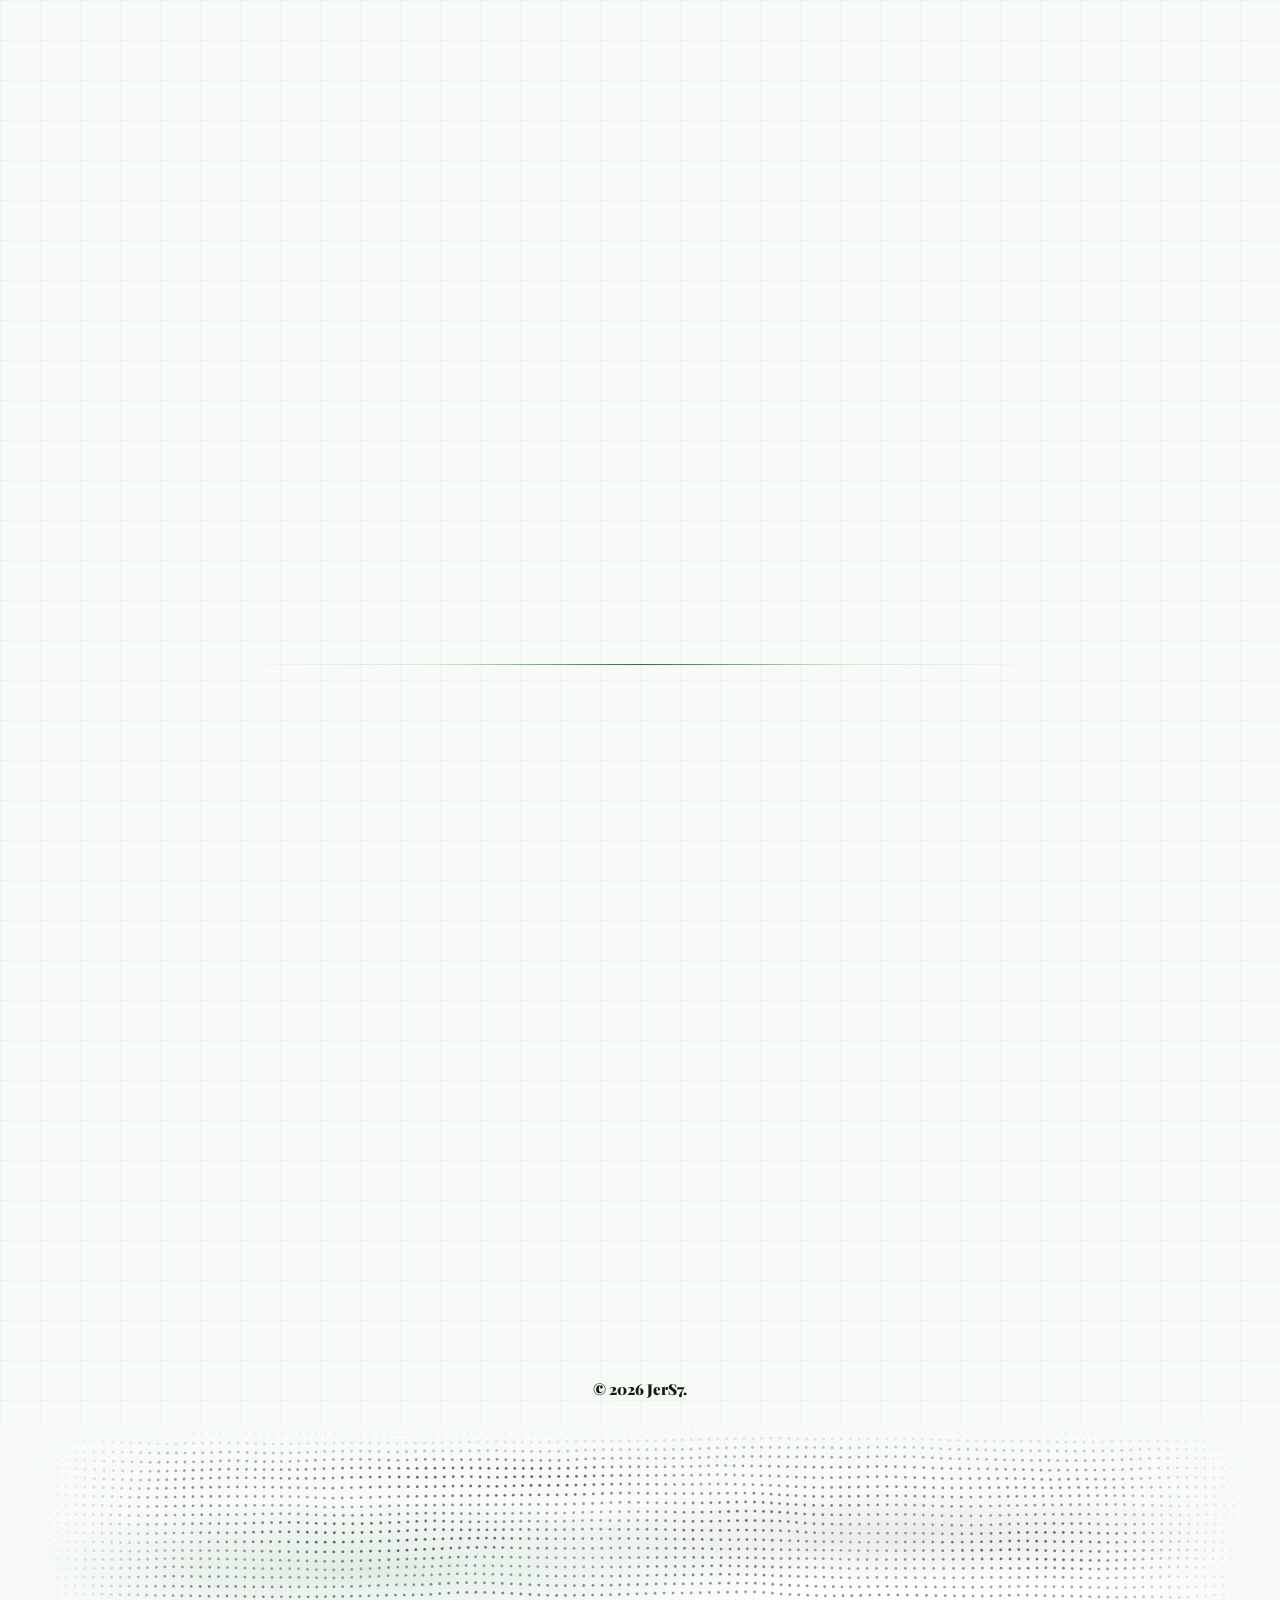
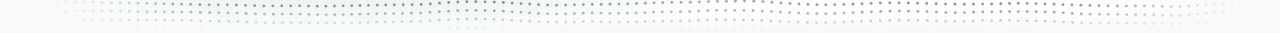
<file: sistem-informasi.html>
<!doctype html>
<html lang="id">
  <head>
    <meta charset="UTF-8" />
    <meta http-equiv="refresh" content="0;url=coding.html" />
    <title>Sistem Informasi | JerS7</title>
  </head>
  <body>
    <p>Redirect ke <a href="coding.html">Sistem Informasi</a>...</p>
  </body>
</html>
</file>
<file: styles.css>
:root {
  color-scheme: light;
  --bg: #ffffff;
  --surface: #ffffff;
  --ink: #171717;
  --muted: #666666;
  --accent: #2f6f68;
  --accent-soft: #e8f4f1;
  --line: rgba(23, 23, 23, 0.14);
  --shadow: 7px 7px 0 rgba(47, 111, 104, 0.18);
}

* {
  box-sizing: border-box;
}

html {
  scroll-behavior: smooth;
}

body {
  margin: 0;
  min-height: 100vh;
  background:
    linear-gradient(rgba(23, 23, 23, 0.035) 1px, transparent 1px),
    linear-gradient(90deg, rgba(23, 23, 23, 0.035) 1px, transparent 1px),
    var(--bg);
  background-size: 44px 44px, 44px 44px, auto;
  color: var(--ink);
  font-family: 'JetBrains Mono', 'Fira Code', 'Cascadia Code', monospace;
}

a {
  color: inherit;
  text-decoration: none;
}

.site-header {
  position: fixed;
  top: 0;
  left: 0;
  z-index: 20;
  display: flex;
  justify-content: center;
  width: 100%;
  padding: 22px 16px;
  background: transparent;
  pointer-events: none;
}

.page-switcher {
  display: flex;
  gap: 12px;
  background: transparent;
  pointer-events: auto;
  perspective: 700px;
}

.page-switcher button {
  display: inline-flex;
  align-items: center;
  justify-content: center;
  width: 46px;
  min-height: 42px;
  padding: 0;
  border: 1px solid var(--line);
  border-radius: 6px;
  background: rgba(255, 255, 255, 0.72);
  color: var(--ink);
  font: inherit;
  font-size: 0.92rem;
  font-weight: 800;
  backdrop-filter: blur(12px);
  cursor: pointer;
  transition:
    transform 180ms ease,
    color 180ms ease,
    border-color 180ms ease,
    background 180ms ease,
    box-shadow 180ms ease;
}

.page-switcher button:hover,
.page-switcher button:focus-visible,
.page-switcher button.is-active {
  border-color: var(--accent);
  background: var(--accent-soft);
  color: var(--ink);
  box-shadow: var(--shadow);
  transform: translate(-3px, -3px) rotateX(8deg) rotateY(-8deg);
  outline: none;
}

.page-switcher svg {
  width: 19px;
  height: 19px;
  fill: currentColor;
  flex: 0 0 auto;
}

.language-toggle {
  position: fixed;
  top: 22px;
  right: 24px;
  z-index: 21;
  display: inline-grid;
  width: 46px;
  min-height: 42px;
  place-items: center;
  border: 1px solid var(--line);
  border-radius: 6px;
  background: rgba(255, 255, 255, 0.72);
  color: var(--ink);
  font: inherit;
  font-size: 0.82rem;
  font-weight: 900;
  backdrop-filter: blur(12px);
  cursor: pointer;
  transition:
    transform 180ms ease,
    border-color 180ms ease,
    background 180ms ease,
    box-shadow 180ms ease;
}

/* When inside .top-controls, use relative positioning */
.top-controls .language-toggle {
  position: relative;
  top: auto;
  right: auto;
}

.language-toggle:hover,
.language-toggle:focus-visible {
  border-color: var(--accent);
  background: var(--accent-soft);
  box-shadow: var(--shadow);
  transform: translate(-3px, -3px);
  outline: none;
}

.icon-dock {
  position: fixed;
  top: 50%;
  right: max(24px, calc((100vw - 820px) / 2 - 78px));
  z-index: 19;
  display: grid;
  gap: 12px;
  opacity: 0;
  pointer-events: none;
  transform: translateY(-44%);
  transition:
    opacity 220ms ease,
    transform 220ms ease;
}

.icon-dock.is-visible {
  opacity: 1;
  pointer-events: auto;
  transform: translateY(-50%);
}

.icon-dock a {
  display: grid;
  width: 48px;
  aspect-ratio: 1;
  place-items: center;
  border: 1px solid var(--line);
  border-radius: 6px;
  background: rgba(255, 255, 255, 0.78);
  color: var(--ink);
  backdrop-filter: blur(12px);
  transition:
    transform 180ms ease,
    border-color 180ms ease,
    background 180ms ease,
    box-shadow 180ms ease;
}

.icon-dock a:hover,
.icon-dock a:focus-visible {
  border-color: var(--accent);
  background: var(--accent-soft);
  box-shadow: var(--shadow);
  transform: translate(-3px, -3px);
  outline: none;
}

.icon-dock svg {
  width: 20px;
  height: 20px;
  fill: currentColor;
}

.welcome-section,
.content-section {
  width: min(820px, calc(100% - 32px));
  margin: 0 auto;
}

.welcome-section {
  display: grid;
  min-height: 100vh;
  place-items: center;
  padding: 130px 0 82px;
  text-align: center;
}

.eyebrow {
  margin: 0 0 14px;
  color: var(--accent);
  font-size: 0.78rem;
  font-weight: 900;
  letter-spacing: 0.1em;
  text-transform: uppercase;
}

h1,
h2,
h3,
p,
summary {
  overflow-wrap: anywhere;
}

h1 {
  margin: 0;
  font-size: clamp(4rem, 15vw, 10rem);
  line-height: 0.82;
  letter-spacing: 0;
  text-shadow: 0 16px 50px rgba(47, 111, 104, 0.12);
}

h2 {
  margin: 0;
  font-size: clamp(2.2rem, 7vw, 4.8rem);
  line-height: 0.95;
  letter-spacing: 0;
}

h3 {
  margin: 0 0 16px;
  font-size: clamp(1.45rem, 3vw, 2.2rem);
}

.welcome-text {
  max-width: 680px;
  margin: 28px auto 0;
  color: var(--muted);
  font-size: clamp(1rem, 2vw, 1.18rem);
  line-height: 1.8;
}

.section-divider {
  display: flex;
  align-items: center;
  justify-content: center;
  width: min(820px, calc(100% - 32px));
  height: 110px;
  margin: 0 auto;
}

.section-divider span {
  display: block;
  width: 100%;
  height: 1px;
  background: linear-gradient(90deg, transparent, var(--line), var(--accent), var(--line), transparent);
}

.content-section {
  padding: 84px 0;
}

.section-heading {
  max-width: 600px;
  margin-bottom: 34px;
}

.section-heading.centered {
  margin-right: auto;
  margin-left: auto;
  text-align: center;
}

.intro-grid {
  display: grid;
  grid-template-columns: minmax(0, 1fr) 240px;
  gap: 48px;
  align-items: center;
}

.label {
  margin: 34px 0 10px;
  color: var(--accent);
  font-size: 0.82rem;
  font-weight: 900;
  text-transform: uppercase;
}

.intro-copy p:not(.label),
.qa-list p,
.what-list p {
  color: var(--muted);
  line-height: 1.75;
}

.photo-space {
  margin: 0;
}

.photo-placeholder {
  display: grid;
  width: min(100%, 230px);
  aspect-ratio: 1;
  place-items: center;
  border: 1px solid var(--line);
  border-radius: 50%;
  background: #f5f5f3;
  color: var(--muted);
  font-weight: 800;
  overflow: hidden;
}

.photo-placeholder img {
  width: 100%;
  height: 100%;
  object-fit: cover;
}

.photo-space figcaption {
  margin-top: 12px;
  color: var(--muted);
  font-size: 0.88rem;
  line-height: 1.5;
}

.what-list {
  display: grid;
  gap: 0;
  border-top: 1px solid var(--line);
}

.what-list article {
  display: grid;
  grid-template-columns: 52px minmax(0, 0.75fr) minmax(0, 1.05fr) auto;
  gap: 22px;
  align-items: baseline;
  padding: 24px 0;
  border-bottom: 1px solid var(--line);
}

.what-list span {
  color: var(--accent);
  font-size: 0.82rem;
  font-weight: 900;
}

.what-list h3 {
  margin: 0;
  font-size: clamp(1.1rem, 2vw, 1.45rem);
}

.what-list p {
  margin: 0;
}

.what-list a,
.detail-link {
  color: var(--accent);
  font-size: 0.88rem;
  font-weight: 900;
  white-space: nowrap;
}

.detail-page {
  min-height: 100vh;
  padding: 112px 16px 72px;
}

.detail-shell {
  width: min(820px, 100%);
  margin: 0 auto;
}

.detail-header {
  margin-bottom: 54px;
}

.back-link {
  display: inline-flex;
  margin-bottom: 28px;
  color: var(--accent);
  font-size: 0.9rem;
  font-weight: 900;
}

.detail-header p {
  max-width: 640px;
  color: var(--muted);
  line-height: 1.75;
}

.detail-grid {
  display: grid;
  gap: 18px;
}

.detail-card {
  padding: 24px 0;
  border-top: 1px solid var(--line);
}

.detail-card:last-child {
  border-bottom: 1px solid var(--line);
}

.detail-card p {
  color: var(--muted);
  line-height: 1.75;
}

.qa-list {
  display: grid;
  gap: 14px;
  max-width: 820px;
  margin: 0 auto;
}

.qa-list details {
  padding: 0 20px;
  border: 1px solid var(--line);
  border-radius: 8px;
  background: var(--surface);
}

.qa-list summary {
  cursor: pointer;
  padding: 20px 0;
  color: var(--ink);
  font-weight: 900;
  list-style: none;
}

.qa-list summary::-webkit-details-marker {
  display: none;
}

.qa-list summary::after {
  content: "+";
  float: right;
  color: var(--accent);
  font-size: 1.35rem;
  line-height: 1;
}

.qa-list details[open] summary::after {
  content: "-";
}

.qa-list p {
  margin: 0;
  padding: 0 0 20px;
}

.site-footer {
  position: relative;
  display: grid;
  min-height: 320px;
  margin-top: 72px;
  padding: 64px 16px 0;
  align-items: start;
  justify-items: center;
  overflow: hidden;
  text-align: center;
  font-size: 0.94rem;
}

.footer-wave {
  position: absolute;
  right: 0;
  bottom: 0;
  left: 0;
  height: 210px;
  overflow: hidden;
  background: linear-gradient(to bottom, transparent, #f8faf8 42%, #ffffff);
}

.footer-wave::before,
.footer-wave::after {
  position: absolute;
  inset: 0;
  content: "";
  pointer-events: none;
}

.footer-wave::before {
  background:
    radial-gradient(ellipse at 28% 70%, rgba(47, 111, 104, 0.1), transparent 34%),
    radial-gradient(ellipse at 70% 54%, rgba(23, 23, 23, 0.07), transparent 30%);
}

.footer-wave::after {
  background:
    linear-gradient(to bottom, var(--bg), transparent 20%, transparent 88%, var(--bg)),
    linear-gradient(to right, var(--bg), transparent 16%, transparent 84%, var(--bg));
}

/* ── Canvas wave (replaces CSS dots) ─────────────────── */
.wave-canvas {
  position: absolute;
  inset: 0;
  width: 100%;
  height: 100%;
  pointer-events: none;
}


.copyright {
  position: relative;
  z-index: 1;
  max-width: min(560px, calc(100% - 32px));
  margin: 0;
  color: var(--ink);
  font-weight: 900;
  line-height: 1.6;
  text-shadow:
    0 1px 0 rgba(255, 255, 255, 0.95),
    0 12px 32px rgba(255, 255, 255, 0.92);
}


.reveal {
  opacity: 0;
  transform: translateY(22px);
  transition:
    opacity 700ms ease,
    transform 700ms ease;
}

.reveal.is-visible {
  opacity: 1;
  transform: translateY(0);
}

@media (prefers-reduced-motion: reduce) {
  *,
  *::before,
  *::after {
    scroll-behavior: auto !important;
    transition-duration: 1ms !important;
    animation-duration: 1ms !important;
  }
}

@media (max-width: 820px) {
  .site-header {
    padding-top: 14px;
  }

  .language-toggle {
    top: 14px;
    right: 16px;
    width: 42px;
    min-height: 38px;
  }

  .page-switcher {
    width: min(calc(100% - 62px), 430px);
    overflow-x: auto;
  }

  .page-switcher button {
    flex: 0 0 42px;
  }

  .welcome-section {
    min-height: 88vh;
    padding-top: 112px;
  }

  .content-section {
    padding: 64px 0;
  }

  .intro-grid {
    grid-template-columns: 1fr;
    gap: 30px;
  }

  .photo-space {
    max-width: 260px;
  }

  .icon-dock {
    top: auto;
    right: 16px;
    bottom: 18px;
    grid-auto-flow: column;
    transform: none;
  }

  .icon-dock.is-visible {
    transform: none;
  }

  .what-list article {
    grid-template-columns: 42px 1fr;
    gap: 12px 18px;
  }

  .what-list p,
  .what-list a {
    grid-column: 2;
  }
}

@media (max-width: 520px) {
  .page-switcher {
    gap: 6px;
  }

  .page-switcher button {
    min-height: 38px;
    width: 42px;
    padding: 0;
    font-size: 0.82rem;
  }

  .section-divider {
    height: 74px;
  }

  .icon-dock a {
    width: 44px;
  }

}
</file>
<file: styles-system.css>
/* styles-system.css — Sistem Informasi theme (Analysis, Green) */

/* Import base styles */
@import url("styles.css");

/* ══════════════════════════════════════════════
   GREEN PALETTE — Analytical, Professional
   ══════════════════════════════════════════════ */
:root {
  color-scheme: light;
  --bg: #f7faf7;
  --surface: #f0f6f0;
  --ink: #0e1f0e;
  --muted: #4a6a4a;
  --accent: #1a7a3a;
  --accent-soft: #e4f5e8;
  --line: rgba(26, 122, 58, 0.16);
  --shadow: 7px 7px 0 rgba(26, 122, 58, 0.12);
}

/* ══════════════════════════════════════════════
   BODY — Clean, grid-based background
   ══════════════════════════════════════════════ */
body.theme-system {
  background:
    linear-gradient(rgba(26, 122, 58, 0.035) 1px, transparent 1px),
    linear-gradient(90deg, rgba(26, 122, 58, 0.035) 1px, transparent 1px),
    var(--bg);
  background-size: 40px 40px, 40px 40px, auto;
  font-family: 'Playfair Display', 'Georgia', 'Times New Roman', serif;
}

/* ══════════════════════════════════════════════
   MONO ACCENT — For data/code elements
   ══════════════════════════════════════════════ */
code, pre, .mono {
  font-family: 'IBM Plex Mono', 'Consolas', monospace;
}

/* ══════════════════════════════════════════════
   TYPOGRAPHY — Professional, clear
   ══════════════════════════════════════════════ */
h1, h2, h3 {
  letter-spacing: -0.01em;
}

.welcome-section h1 {
  color: var(--accent);
}

/* ══════════════════════════════════════════════
   BUTTONS & LINKS
   ══════════════════════════════════════════════ */
.page-switcher button.is-active {
  background: var(--accent);
  color: white;
}

.language-toggle {
  border-color: var(--accent);
  color: var(--accent);
}

.language-toggle:hover {
  background: var(--accent);
  color: white;
}

/* ══════════════════════════════════════════════
   SECTION DIVIDERS
   ══════════════════════════════════════════════ */
.section-divider span::before {
  background: var(--accent);
}

/* ══════════════════════════════════════════════
   WHAT I DO CARDS — Data-driven hover
   ══════════════════════════════════════════════ */
.what-list article {
  border-color: var(--line);
  border-left: 3px solid transparent;
}

.what-list article span {
  color: var(--accent);
  font-family: 'IBM Plex Mono', monospace;
  font-weight: 500;
}

/* ══════════════════════════════════════════════
   Q&A DETAILS
   ══════════════════════════════════════════════ */
details summary::after {
  color: var(--accent);
}

/* ══════════════════════════════════════════════
   FOOTER WAVE — Green dots
   ══════════════════════════════════════════════ */
.footer-wave::before {
  background:
    radial-gradient(ellipse at 28% 70%, rgba(26, 122, 58, 0.12), transparent 34%),
    radial-gradient(ellipse at 70% 54%, rgba(14, 31, 14, 0.07), transparent 30%);
}

/* ══════════════════════════════════════════════
   PHOTO PLACEHOLDER
   ══════════════════════════════════════════════ */
.photo-placeholder {
  border-color: var(--accent);
  color: var(--accent);
}

/* ══════════════════════════════════════════════
   ICON DOCK — Active state
   ══════════════════════════════════════════════ */
.icon-dock a:hover {
  background: var(--accent-soft);
  color: var(--accent);
}

/* ══════════════════════════════════════════════
   ANALYSIS ACCENT — Extra touches
   ══════════════════════════════════════════════ */
.intro-copy .label {
  color: var(--accent);
  font-family: 'IBM Plex Mono', monospace;
  font-size: 0.85em;
  text-transform: uppercase;
  letter-spacing: 0.08em;
}

/* Eyebrow in green */
.eyebrow {
  color: var(--accent);
}

/* ══════════════════════════════════════════════
   TOP CONTROLS — Button grouping
   ══════════════════════════════════════════════ */
.top-controls {
  position: fixed;
  top: 16px;
  right: 24px;
  z-index: 100;
  display: flex;
  gap: 8px;
  align-items: center;
}

/* ══════════════════════════════════════════════
   EASTER EGG — Hidden button
   ══════════════════════════════════════════════ */
.easter-egg-btn {
  width: 32px;
  height: 32px;
  border-radius: 50%;
  border: 1.5px solid var(--line);
  background: var(--surface);
  color: var(--muted);
  font-family: 'IBM Plex Mono', monospace;
  font-size: 0.75rem;
  font-weight: 500;
  cursor: pointer;
  opacity: 0.4;
  transition: opacity 200ms ease, border-color 200ms ease;
}

.easter-egg-btn:hover {
  opacity: 0.8;
  border-color: var(--accent);
  color: var(--accent);
}

/* ══════════════════════════════════════════════
   EASTER EGG OVERLAY
   ══════════════════════════════════════════════ */
.easter-overlay {
  position: fixed;
  inset: 0;
  z-index: 99;
  pointer-events: none;
  opacity: 0;
  transition: opacity 300ms ease;
}

.easter-overlay.is-active {
  opacity: 1;
  pointer-events: auto;
}

.easter-canvas {
  position: absolute;
  inset: 0;
}
</file>
<file: styles-design.css>
/* styles-design.css — Graphic Design theme (Orange, Calm) */

/* Import base styles */
@import url("styles.css");

/* ══════════════════════════════════════════════
   ORANGE PALETTE — Warm, Calm, Creative
   ══════════════════════════════════════════════ */
:root {
  color-scheme: light;
  --bg: #fefbf7;
  --surface: #fff9f2;
  --ink: #2d1f0e;
  --muted: #8a7a6a;
  --accent: #d4703a;
  --accent-soft: #fdeee4;
  --line: rgba(212, 112, 58, 0.18);
  --shadow: 7px 7px 0 rgba(212, 112, 58, 0.12);
}

/* ══════════════════════════════════════════════
   BODY — Soft, warm background
   ══════════════════════════════════════════════ */
body.theme-design {
  background:
    linear-gradient(rgba(212, 112, 58, 0.04) 1px, transparent 1px),
    linear-gradient(90deg, rgba(212, 112, 58, 0.04) 1px, transparent 1px),
    var(--bg);
  background-size: 48px 48px, 48px 48px, auto;
  font-family: 'Inter', 'Segoe UI', system-ui, sans-serif;
}

/* ══════════════════════════════════════════════
   TYPOGRAPHY — Softer, rounder
   ══════════════════════════════════════════════ */
h1, h2, h3 {
  letter-spacing: -0.01em;
}

.welcome-section h1 {
  color: var(--accent);
}

/* ══════════════════════════════════════════════
   BUTTONS & LINKS
   ══════════════════════════════════════════════ */
.page-switcher button.is-active {
  background: var(--accent);
  color: white;
}

.language-toggle {
  border-color: var(--accent);
  color: var(--accent);
}

.language-toggle:hover {
  background: var(--accent);
  color: white;
}

/* ══════════════════════════════════════════════
   SECTION DIVIDERS
   ══════════════════════════════════════════════ */
.section-divider span::before {
  background: var(--accent);
}

/* ══════════════════════════════════════════════
   WHAT I DO CARDS — Warm hover
   ══════════════════════════════════════════════ */
.what-list article {
  border-color: var(--line);
}

.what-list article span {
  color: var(--accent);
}

/* ══════════════════════════════════════════════
   Q&A DETAILS
   ══════════════════════════════════════════════ */
details summary::after {
  color: var(--accent);
}

/* ══════════════════════════════════════════════
   FOOTER WAVE — Orange dots
   ══════════════════════════════════════════════ */
.footer-wave::before {
  background:
    radial-gradient(ellipse at 28% 70%, rgba(212, 112, 58, 0.12), transparent 34%),
    radial-gradient(ellipse at 70% 54%, rgba(45, 31, 14, 0.07), transparent 30%);
}

/* ══════════════════════════════════════════════
   PHOTO PLACEHOLDER — Rotating + Music Visualizer
   ══════════════════════════════════════════════ */
.photo-container {
  position: relative;
  width: 160px;
  height: 160px;
  display: flex;
  align-items: center;
  justify-content: center;
  margin: 0 auto;
}

.photo-visualizer {
  position: absolute;
  top: 50%;
  left: 50%;
  transform: translate(-50%, -50%);
  width: 200px;
  height: 200px;
  pointer-events: none;
}

.photo-placeholder {
  width: 110px;
  height: 110px;
  border-radius: 50%;
  border: 2px solid var(--accent);
  display: flex;
  align-items: center;
  justify-content: center;
  color: var(--accent);
  font-weight: 600;
  font-size: 0.9rem;
  animation: photo-rotate 20s linear infinite;
  z-index: 2;
  position: relative;
}

@keyframes photo-rotate {
  from {
    transform: rotate(0deg);
  }
  to {
    transform: rotate(360deg);
  }
}

/* ══════════════════════════════════════════════
   ICON DOCK — Active state
   ══════════════════════════════════════════════ */
.icon-dock a:hover {
  background: var(--accent-soft);
  color: var(--accent);
}

/* ══════════════════════════════════════════════
   ANIMATIONS — Slower, calmer
   ══════════════════════════════════════════════ */
.reveal {
  transition-duration: 900ms;
}
</file>
